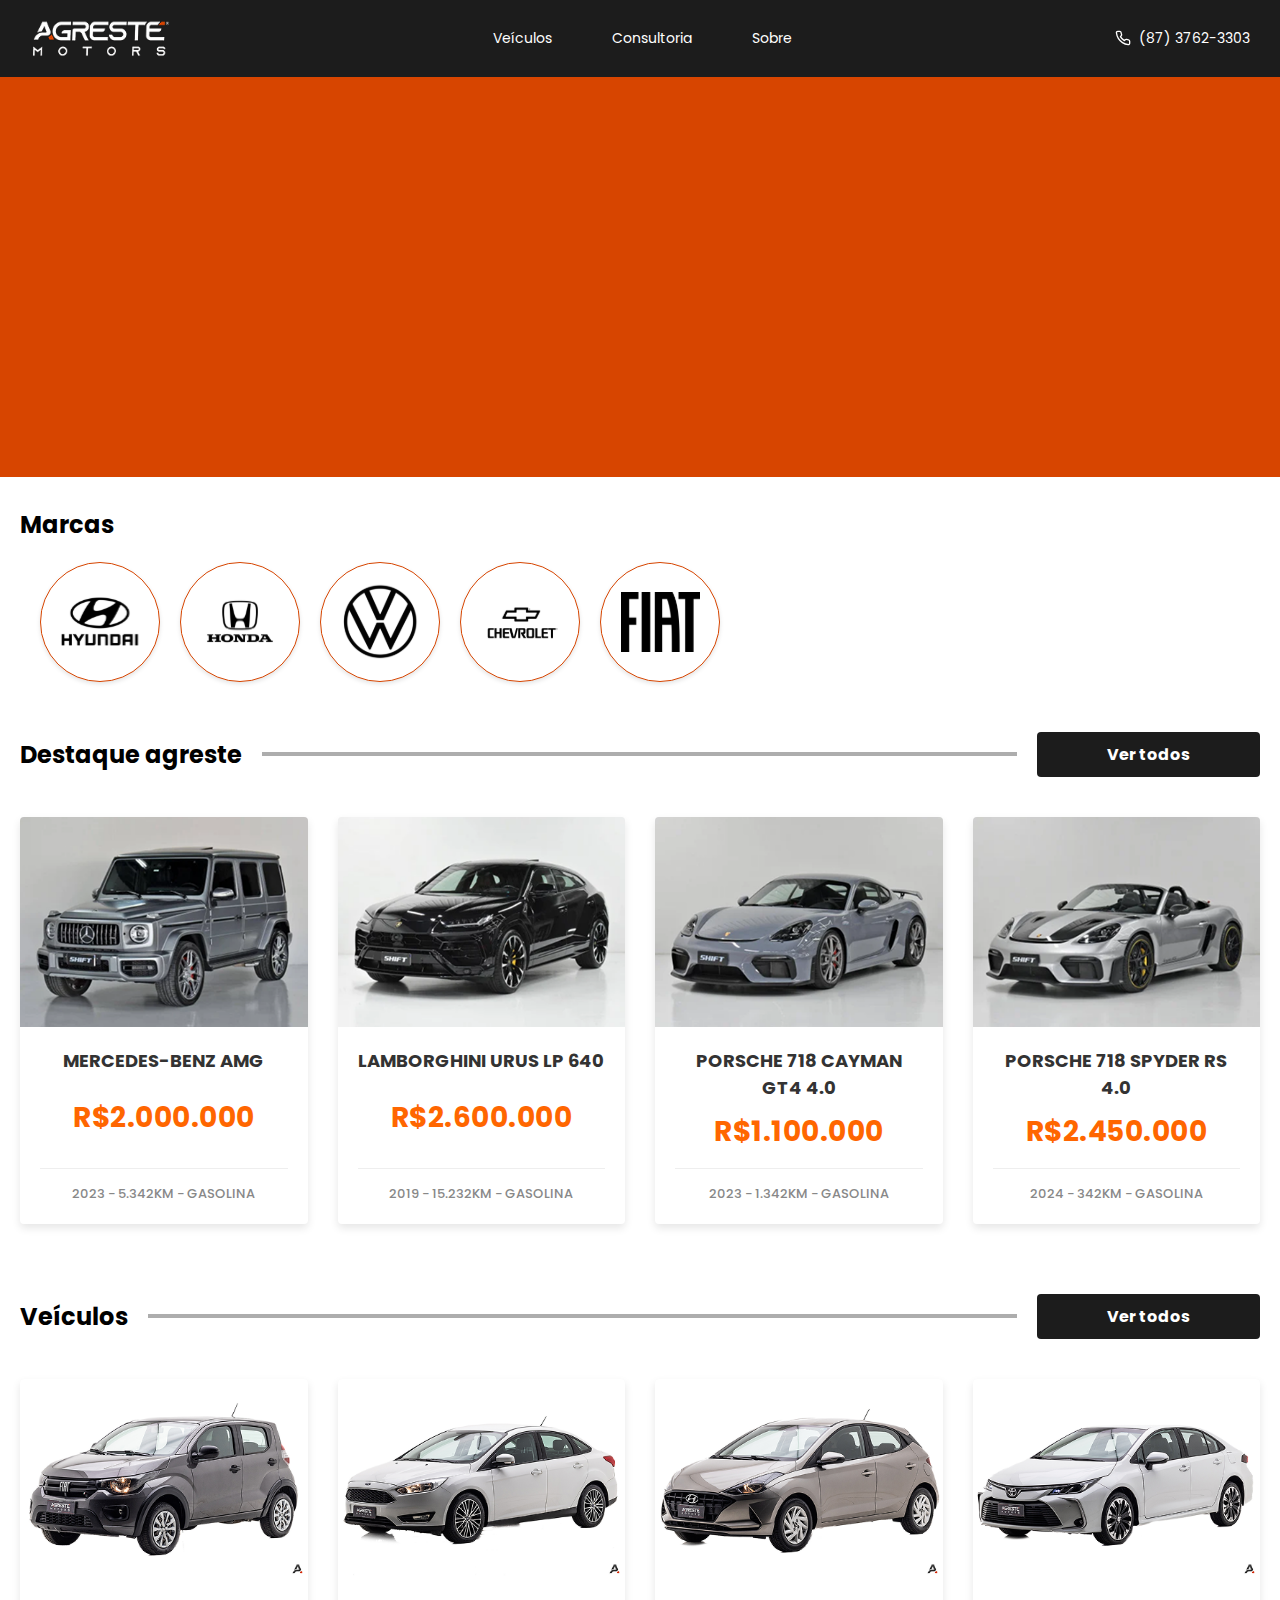
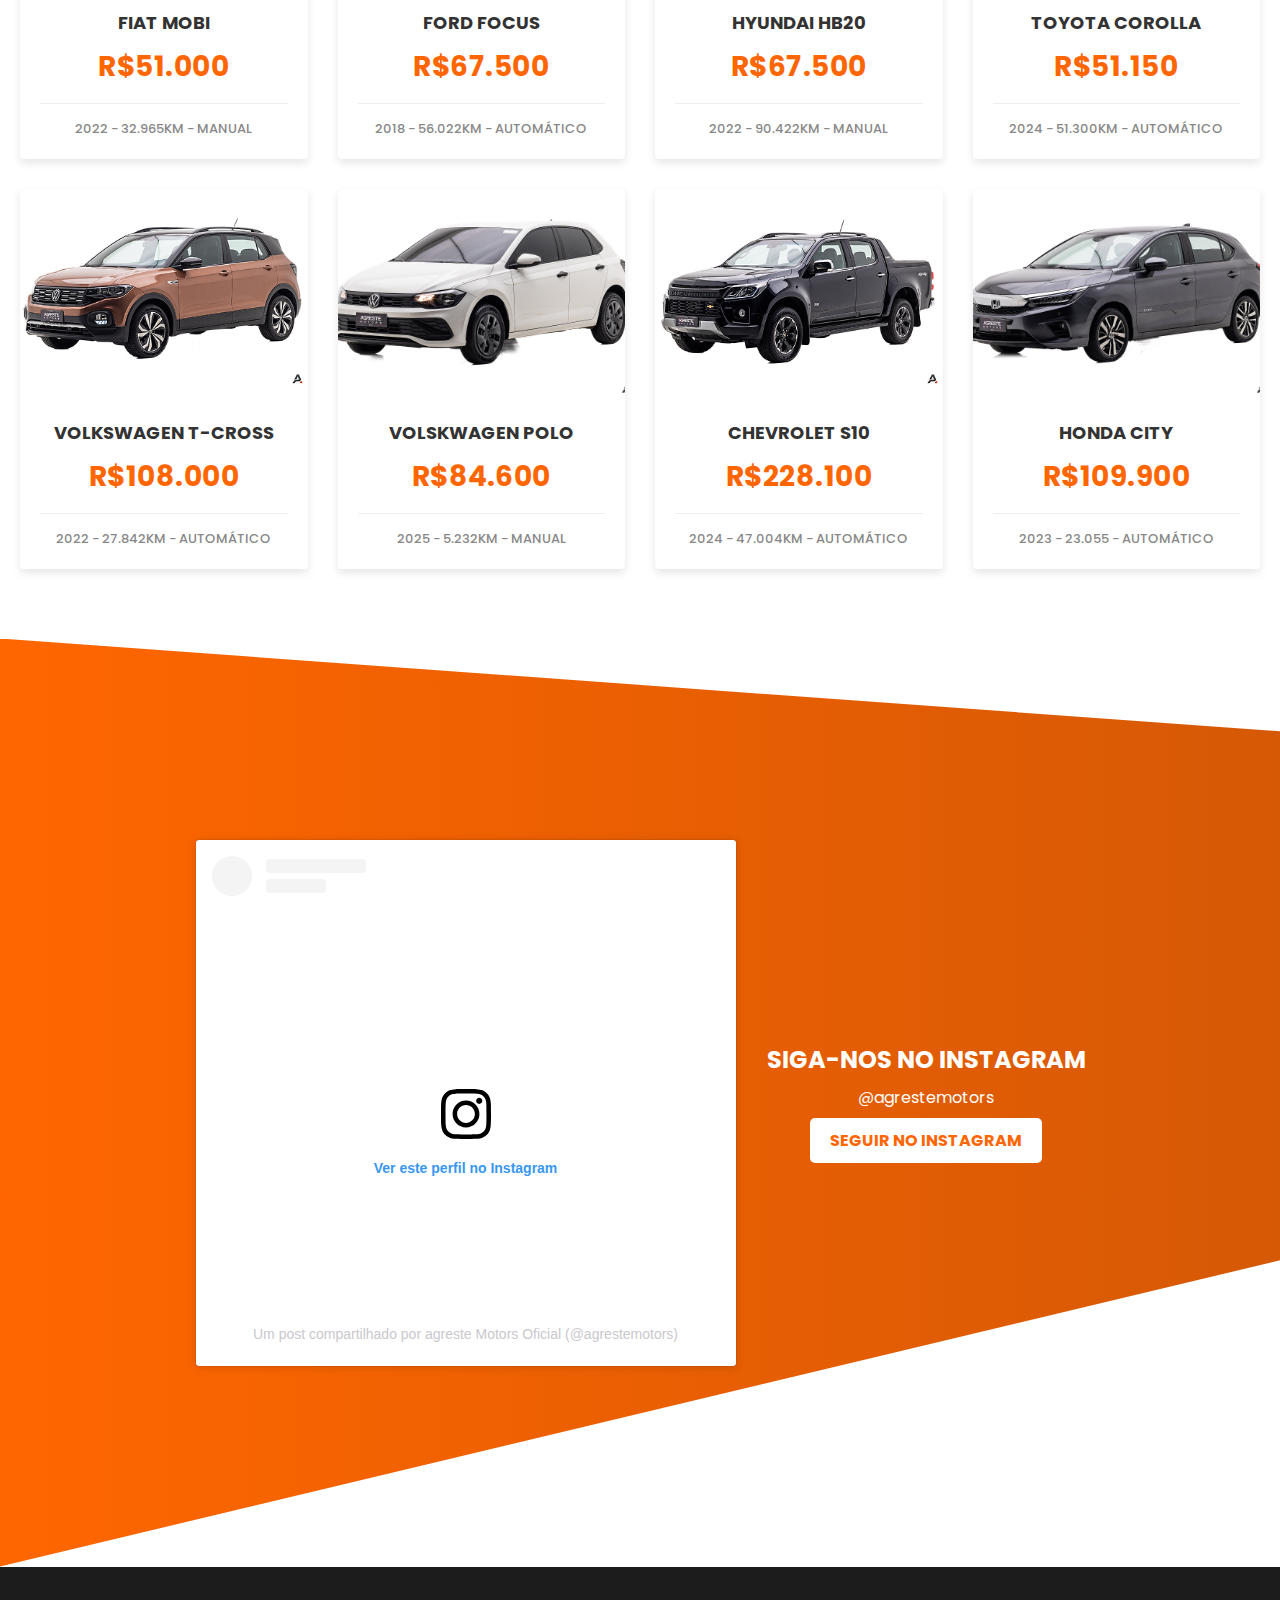
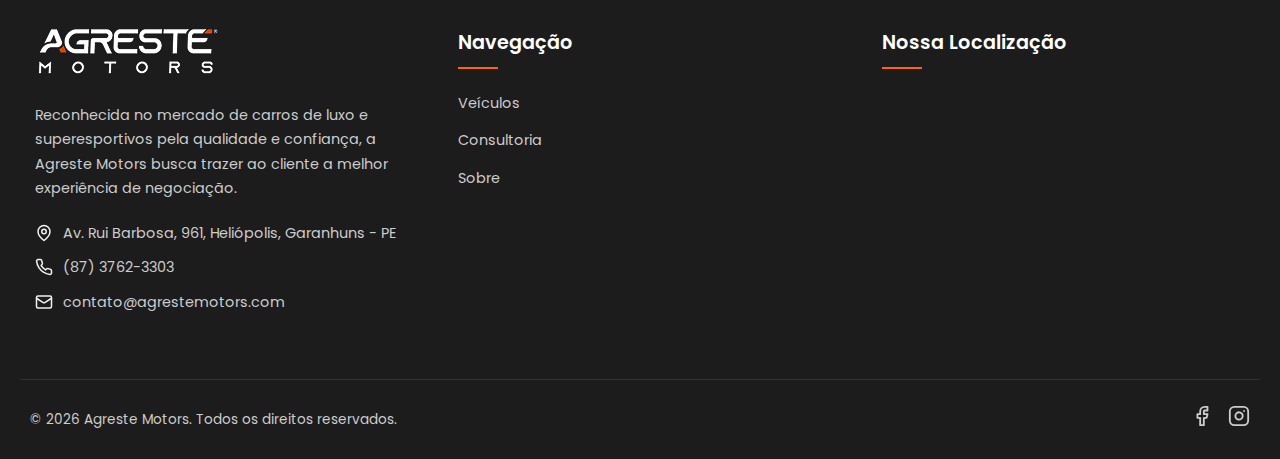
<file: index.html>
<!DOCTYPE html>
<html lang="pt-BR">

<head>
    <meta charset="UTF-8">
    <meta name="viewport" content="width=device-width, initial-scale=1.0">
    <title>Agreste Motors</title>
    <link rel="icon" href="./assets/icon_agreste_motors.ico" type="image/x-icon">
    <link rel="preconnect" href="https://fonts.googleapis.com">
    <link rel="preconnect" href="https://fonts.gstatic.com" crossorigin>
    <link
        href="https://fonts.googleapis.com/css2?family=Poppins:ital,wght@0,100;0,200;0,300;0,400;0,500;0,600;0,700;0,800;0,900;1,100;1,200;1,300;1,400;1,500;1,600;1,700;1,800;1,900&display=swap"
        rel="stylesheet">
    <link rel="stylesheet" href="./css/global.css">
    <link rel="stylesheet" href="./css/header.css">
    <link rel="stylesheet" href="./css/banner.css">
    <link rel="stylesheet" href="./css/vehicles_gallery.css">
    <link rel="stylesheet" href="./css/brands_gallery.css">
    <link rel="stylesheet" href="./css/instagram_section.css">
    <link rel="stylesheet" href="./css/footer.css">
</head>

<body>
    <header>
        <div class="container">
            <img src="./assets/logo_agreste_branca.png" alt="Logo branca Agreste Motors">

            <btn class="hamburger-menu">
                <svg xmlns="http://www.w3.org/2000/svg" width="24" height="24" viewBox="0 0 24 24" fill="none"
                    stroke="currentColor" stroke-width="2" stroke-linecap="round" stroke-linejoin="round"
                    class="lucide lucide-align-justify-icon lucide-align-justify">
                    <path d="M3 12h18" />
                    <path d="M3 18h18" />
                    <path d="M3 6h18" />
                </svg>
            </btn>

            <nav class="sidebar">
                <ul>
                    <li><a href="#veiculos">Veículos</a></li>
                    <li><a href="#contato">Consultoria</a></li>
                    <li><a href="#sobre">Sobre</a></li>
                </ul>
                <div class="sidebar-phone">
                    <svg xmlns="http://www.w3.org/2000/svg" width="16" height="16" viewBox="0 0 24 24" fill="none"
                        stroke="currentColor" stroke-width="2" stroke-linecap="round" stroke-linejoin="round"
                        class="lucide lucide-phone">
                        <path
                            d="M22 16.92v3a2 2 0 0 1-2.18 2 19.79 19.79 0 0 1-8.63-3.07 19.5 19.5 0 0 1-6-6 19.79 19.79 0 0 1-3.07-8.67A2 2 0 0 1 4.11 2h3a2 2 0 0 1 2 1.72 12.84 12.84 0 0 0 .7 2.81 2 2 0 0 1-.45 2.11L8.09 9.91a16 16 0 0 0 6 6l1.27-1.27a2 2 0 0 1 2.11-.45 12.84 12.84 0 0 0 2.81.7A2 2 0 0 1 22 16.92z" />
                    </svg>
                    <a href="tel:+558737623303">
                        (87) 3762-3303
                    </a>
                </div>
            </nav>

            <nav class="desktop-nav">
                <ul>
                    <li><a href="#veiculos">Veículos</a></li>
                    <li><a href="#contato">Consultoria</a></li>
                    <li><a href="#sobre">Sobre</a></li>
                </ul>
            </nav>
            <div class="desktop-phone">
                <svg xmlns="http://www.w3.org/2000/svg" width="16" height="16" viewBox="0 0 24 24" fill="none"
                    stroke="currentColor" stroke-width="2" stroke-linecap="round" stroke-linejoin="round"
                    class="lucide lucide-phone">
                    <path
                        d="M22 16.92v3a2 2 0 0 1-2.18 2 19.79 19.79 0 0 1-8.63-3.07 19.5 19.5 0 0 1-6-6 19.79 19.79 0 0 1-3.07-8.67A2 2 0 0 1 4.11 2h3a2 2 0 0 1 2 1.72 12.84 12.84 0 0 0 .7 2.81 2 2 0 0 1-.45 2.11L8.09 9.91a16 16 0 0 0 6 6l1.27-1.27a2 2 0 0 1 2.11-.45 12.84 12.84 0 0 0 2.81.7A2 2 0 0 1 22 16.92z" />
                </svg>
                <a href="tel:+558737623303">
                    (87) 3762-3303
                </a>
            </div>
        </div>
    </header>
    <main>
        <section id="banner" class="banner-section">
            <div class="container">

            </div>
        </section>
        <section id="brands" class="brands-section">
            <div class="container">
                <div class="title-section">
                    <h2>Marcas</h2>
                </div>
                <div class="logo-gallery">
                    <div class="logo-item">
                        <img src="assets/brands/logo-hyundai.svg" alt="Logo Hyundai">
                    </div>
                    <div class="logo-item">
                        <img src="assets/brands/logo-honda.svg" alt="Logo Honda">
                    </div>
                    <div class="logo-item">
                        <img src="assets/brands/logo-volkswagen.svg" alt="Logo Volkswagen">
                    </div>
                    <div class="logo-item">
                        <img src="assets/brands/logo-chevrolet.svg" alt="Logo Chevrolet">
                    </div>
                    <div class="logo-item">
                        <img src="assets/brands/logo-fiat.svg" alt="Logo Fiat">
                    </div>
                </div>
            </div>
        </section>
        <section id="veiculos-destaque" class="veiculos-section">
            <div class="container">
                <div class="title-section">
                    <h2>Destaque agreste</h2>
                    <hr>
                    <a href="#" class="btn">
                        <p>Ver todos</p>
                    </a>
                </div>
                <div class="cars-gallery-container">

                    <div class="car-card">
                        <div class="car-card-image">
                            <img src="assets/vehicles/mercedes_amg.png" alt="Mercedes-Benz AMG">
                        </div>
                        <div class="car-card-details">
                            <h3>MERCEDES-BENZ AMG</h3>
                            <p class="price">R$<span>2.000.000</span></p>
                            <p class="specs">2023 - 5.342KM - GASOLINA</p>
                        </div>
                    </div>

                    <div class="car-card">
                        <div class="car-card-image">
                            <img src="assets/vehicles/lamborghini_urus.png" alt="Lamborghini Urus LP 640">
                        </div>
                        <div class="car-card-details">
                            <h3>LAMBORGHINI URUS LP 640</h3>
                            <p class="price">R$<span>2.600.000</span></p>
                            <p class="specs">2019 - 15.232KM - GASOLINA</p>
                        </div>
                    </div>

                    <div class="car-card">
                        <div class="car-card-image">
                            <img src="assets/vehicles/porsche_718.png" alt="Porsche 718 Cayman GT4 4.0">
                        </div>
                        <div class="car-card-details">
                            <h3>PORSCHE 718 CAYMAN GT4 4.0</h3>
                            <p class="price">R$<span>1.100.000</span></p>
                            <p class="specs">2023 - 1.342KM - GASOLINA</p>
                        </div>
                    </div>

                    <div class="car-card">
                        <div class="car-card-image">
                            <img src="assets/vehicles/porsche_spider.png" alt="Porsche 718 Cayman GT4 4.0">
                        </div>
                        <div class="car-card-details">
                            <h3>PORSCHE 718 SPYDER RS 4.0</h3>
                            <p class="price">R$<span>2.450.000</span></p>
                            <p class="specs">2024 - 342KM - GASOLINA</p>
                        </div>
                    </div>

                </div>
            </div>
        </section>
        <section id="veiculos" class="veiculos-section">
            <div class="container">
                <div class="title-section">
                    <h2>Veículos</h2>
                    <hr>
                    <a href="#" class="btn">
                        <p>Ver todos</p>
                    </a>
                </div>
                <div class="cars-gallery-container">

                    <div class="car-card">
                        <div class="car-card-image">
                            <img src="assets/vehicles/fiat_mobi.png" alt="Mercedes-Benz AMG">
                        </div>
                        <div class="car-card-details">
                            <h3>FIAT MOBI</h3>
                            <p class="price">R$<span>51.000</span></p>
                            <p class="specs">2022 - 32.965KM - MANUAL</p>
                        </div>
                    </div>

                    <div class="car-card">
                        <div class="car-card-image">
                            <img src="assets/vehicles/ford_focus.png" alt="Lamborghini Urus LP 640">
                        </div>
                        <div class="car-card-details">
                            <h3>FORD FOCUS</h3>
                            <p class="price">R$<span>67.500</span></p>
                            <p class="specs">2018 - 56.022KM - AUTOMÁTICO</p>
                        </div>
                    </div>

                    <div class="car-card">
                        <div class="car-card-image">
                            <img src="assets/vehicles/hyundai_hb20.png" alt="Porsche 718 Cayman GT4 4.0">
                        </div>
                        <div class="car-card-details">
                            <h3>HYUNDAI HB20</h3>
                            <p class="price">R$<span>67.500</span></p>
                            <p class="specs">2022 - 90.422KM - MANUAL</p>
                        </div>
                    </div>

                    <div class="car-card">
                        <div class="car-card-image">
                            <img src="assets/vehicles/toyota_corolla.png" alt="Porsche 718 Cayman GT4 4.0">
                        </div>
                        <div class="car-card-details">
                            <h3>TOYOTA COROLLA</h3>
                            <p class="price">R$<span>51.150</span></p>
                            <p class="specs">2024 - 51.300KM - AUTOMÁTICO</p>
                        </div>
                    </div>
                    <div class="car-card">
                        <div class="car-card-image">
                            <img src="assets/vehicles/volkswagen_tcross.png" alt="Mercedes-Benz AMG">
                        </div>
                        <div class="car-card-details">
                            <h3>Volkswagen t-cross</h3>
                            <p class="price">R$<span>108.000</span></p>
                            <p class="specs">2022 - 27.842KM - AUTOMÁTICO</p>
                        </div>
                    </div>

                    <div class="car-card">
                        <div class="car-card-image">
                            <img src="assets/vehicles/volkswagen_polo.png" alt="Lamborghini Urus LP 640">
                        </div>
                        <div class="car-card-details">
                            <h3>VOLSKWAGEN POLO</h3>
                            <p class="price">R$<span>84.600</span></p>
                            <p class="specs">2025 - 5.232KM - MANUAL</p>
                        </div>
                    </div>

                    <div class="car-card">
                        <div class="car-card-image">
                            <img src="assets/vehicles/chevrolet_s10.png" alt="Porsche 718 Cayman GT4 4.0">
                        </div>
                        <div class="car-card-details">
                            <h3>Chevrolet S10</h3>
                            <p class="price">R$<span>228.100</span></p>
                            <p class="specs">2024 - 47.004KM - AUTOMÁTICO</p>
                        </div>
                    </div>

                    <div class="car-card">
                        <div class="car-card-image">
                            <img src="assets/vehicles/honda_city.png" alt="Porsche 718 Cayman GT4 4.0">
                        </div>
                        <div class="car-card-details">
                            <h3>HONDA CITY</h3>
                            <p class="price">R$<span>109.900</span></p>
                            <p class="specs">2023 - 23.055 - AUTOMÁTICO</p>
                        </div>
                    </div>

                </div>
            </div>
        </section>
        <section class="instagram-section">
            <div class="container">
                <div class="instagram-wrapper">
                    <blockquote class="instagram-media"
                        data-instgrm-permalink="https://www.instagram.com/agrestemotors/" data-instgrm-version="14"
                        style=" background:#FFF; border:0; border-radius:3px; box-shadow:0 0 1px 0 rgba(0,0,0,0.5),0 1px 10px 0 rgba(0,0,0,0.15); margin: 1px; max-width:540px; min-width:326px; padding:0; width:99.375%; width:-webkit-calc(100% - 2px); width:calc(100% - 2px);">
                        <div style="padding:16px;">
                            <a href="https://www.instagram.com/agrestemotors/"
                                style=" background:#FFFFFF; line-height:0; padding:0 0; text-align:center; text-decoration:none; width:100%;"
                                target="_blank">
                                <div style=" display: flex; flex-direction: row; align-items: center;">
                                    <div
                                        style="background-color: #F4F4F4; border-radius: 50%; flex-grow: 0; height: 40px; margin-right: 14px; width: 40px;">
                                    </div>
                                    <div
                                        style="display: flex; flex-direction: column; flex-grow: 1; justify-content: center;">
                                        <div
                                            style=" background-color: #F4F4F4; border-radius: 4px; flex-grow: 0; height: 14px; margin-bottom: 6px; width: 100px;">
                                        </div>
                                        <div
                                            style=" background-color: #F4F4F4; border-radius: 4px; flex-grow: 0; height: 14px; width: 60px;">
                                        </div>
                                    </div>
                                </div>
                                <div style="padding: 19% 0;"></div>
                                <div style="display:block; height:50px; margin:0 auto 12px; width:50px;">
                                    <svg width="50px" height="50px" viewBox="0 0 60 60" version="1.1"
                                        xmlns="https://www.w3.org/2000/svg" xmlns:xlink="https://www.w3.org/1999/xlink">
                                        <g stroke="none" stroke-width="1" fill="none" fill-rule="evenodd">
                                            <g transform="translate(-511.000000, -20.000000)" fill="#000000">
                                                <g>
                                                    <path
                                                        d="M556.869,30.41 C554.814,30.41 553.148,32.076 553.148,34.131 C553.148,36.186 554.814,37.852 556.869,37.852 C558.924,37.852 560.59,36.186 560.59,34.131 C560.59,32.076 558.924,30.41 556.869,30.41 M541,60.657 C535.114,60.657 530.342,55.887 530.342,50 C530.342,44.114 535.114,39.342 541,39.342 C546.887,39.342 551.658,44.114 551.658,50 C551.658,55.887 546.887,60.657 541,60.657 M541,33.886 C532.1,33.886 524.886,41.1 524.886,50 C524.886,58.899 532.1,66.113 541,66.113 C549.9,66.113 557.115,58.899 557.115,50 C557.115,41.1 549.9,33.886 541,33.886 M565.378,62.101 C565.244,65.022 564.756,66.606 564.346,67.663 C563.803,69.06 563.154,70.057 562.106,71.106 C561.058,72.155 560.06,72.803 558.662,73.347 C557.607,73.757 556.021,74.244 553.102,74.378 C549.944,74.521 548.997,74.552 541,74.552 C533.003,74.552 532.056,74.521 528.898,74.378 C525.979,74.244 524.393,73.757 523.338,73.347 C521.94,72.803 520.942,72.155 519.894,71.106 C518.846,70.057 518.197,69.06 517.654,67.663 C517.244,66.606 516.755,65.022 516.623,62.101 C516.479,58.943 516.448,57.996 516.448,50 C516.448,42.003 516.479,41.056 516.623,37.899 C516.755,34.978 517.244,33.391 517.654,32.338 C518.197,30.938 518.846,29.942 519.894,28.894 C520.942,27.846 521.94,27.196 523.338,26.654 C524.393,26.244 525.979,25.756 528.898,25.623 C532.057,25.479 533.004,25.448 541,25.448 C548.997,25.448 549.943,25.479 553.102,25.623 C556.021,25.756 557.607,26.244 558.662,26.654 C560.06,27.196 561.058,27.846 562.106,28.894 C563.154,29.942 563.803,30.938 564.346,32.338 C564.756,33.391 565.244,34.978 565.378,37.899 C565.522,41.056 565.552,42.003 565.552,50 C565.552,57.996 565.522,58.943 565.378,62.101 M570.82,37.631 C570.674,34.438 570.167,32.258 569.425,30.349 C568.659,28.377 567.633,26.702 565.965,25.035 C564.297,23.368 562.623,22.342 560.652,21.575 C558.743,20.834 556.562,20.326 553.369,20.18 C550.169,20.033 549.148,20 541,20 C532.853,20 531.831,20.033 528.631,20.18 C525.438,20.326 523.257,20.834 521.349,21.575 C519.376,22.342 517.703,23.368 516.035,25.035 C514.368,26.702 513.342,28.377 512.574,30.349 C511.834,32.258 511.326,34.438 511.181,37.631 C511.035,40.831 511,41.851 511,50 C511,58.147 511.035,59.17 511.181,62.369 C511.326,65.562 511.834,67.743 512.574,69.651 C513.342,71.625 514.368,73.296 516.035,74.965 C517.703,76.634 519.376,77.658 521.349,78.425 C523.257,79.167 525.438,79.673 528.631,79.82 C531.831,79.965 532.853,80.001 541,80.001 C549.148,80.001 550.169,79.965 553.369,79.82 C556.562,79.673 558.743,79.167 560.652,78.425 C562.623,77.658 564.297,76.634 565.965,74.965 C567.633,73.296 568.659,71.625 569.425,69.651 C570.167,67.743 570.674,65.562 570.82,62.369 C570.966,59.17 571,58.147 571,50 C571,41.851 570.966,40.831 570.82,37.631">
                                                    </path>
                                                </g>
                                            </g>
                                        </g>
                                    </svg>
                                </div>
                                <div style="padding-top: 8px;">
                                    <div
                                        style=" color:#3897f0; font-family:Arial,sans-serif; font-size:14px; font-style:normal; font-weight:550; line-height:18px;">
                                        Ver este perfil no Instagram</div>
                                </div>
                                <div style="padding: 12.5% 0;"></div>
                                <div
                                    style="display: flex; flex-direction: row; margin-bottom: 14px; align-items: center;">
                                    <div></div>
                                </div>
                                <p
                                    style=" color:#c9c8cd; font-family:Arial,sans-serif; font-size:14px; line-height:17px; margin-bottom:0; margin-top:8px; overflow:hidden; padding:8px 0 7px; text-align:center; text-overflow:ellipsis; white-space:nowrap;">
                                    <a href="https://www.instagram.com/agrestemotors/"
                                        style=" color:#c9c8cd; font-family:Arial,sans-serif; font-size:14px; font-style:normal; font-weight:normal; line-height:17px; text-decoration:none;"
                                        target="_blank">Um post compartilhado por agreste Motors Oficial
                                        (@agrestemotors)</a>
                                </p>
                        </div>
                        </a>
                    </blockquote>
                    <div class="call-to-action">
                        <h2 class="cta-title">SIGA-NOS NO INSTAGRAM</h2>
                        <p class="cta-username">@agrestemotors</p>
                        <a href="https://www.instagram.com/agrestemotors/" target="_blank" class="cta-button">
                            SEGUIR NO INSTAGRAM
                        </a>
                    </div>
                </div>
            </div>
        </section>
    </main>

    <footer>
        <div class="container">
            <div class="footer-content">
                <div class="footer-column footer-about">
                    <img src="./assets/logo_agreste_branca.png" alt="Logo Agreste Motors" class="footer-logo">
                    <p>Reconhecida no mercado de carros de luxo e superesportivos pela qualidade e confiança, a Agreste
                        Motors busca trazer ao cliente a melhor experiência de negociação.</p>
                    <div class="contact-info">
                        <p>
                            <svg xmlns="http://www.w3.org/2000/svg" width="16" height="16" viewBox="0 0 24 24"
                                fill="none" stroke="currentColor" stroke-width="2" stroke-linecap="round"
                                stroke-linejoin="round" class="lucide lucide-map-pin">
                                <path d="M20 10c0 6-8 12-8 12s-8-6-8-12a8 8 0 0 1 16 0Z" />
                                <circle cx="12" cy="10" r="3" />
                            </svg>
                            Av. Rui Barbosa, 961, Heliópolis, Garanhuns - PE
                        </p>
                        <p>
                            <svg xmlns="http://www.w3.org/2000/svg" width="16" height="16" viewBox="0 0 24 24"
                                fill="none" stroke="currentColor" stroke-width="2" stroke-linecap="round"
                                stroke-linejoin="round" class="lucide lucide-phone">
                                <path
                                    d="M22 16.92v3a2 2 0 0 1-2.18 2 19.79 19.79 0 0 1-8.63-3.07 19.5 19.5 0 0 1-6-6 19.79 19.79 0 0 1-3.07-8.67A2 2 0 0 1 4.11 2h3a2 2 0 0 1 2 1.72 12.84 12.84 0 0 0 .7 2.81 2 2 0 0 1-.45 2.11L8.09 9.91a16 16 0 0 0 6 6l1.27-1.27a2 2 0 0 1 2.11-.45 12.84 12.84 0 0 0 2.81.7A2 2 0 0 1 22 16.92z" />
                            </svg>
                            (87) 3762-3303
                        </p>
                        <p>
                            <svg xmlns="http://www.w3.org/2000/svg" width="16" height="16" viewBox="0 0 24 24"
                                fill="none" stroke="currentColor" stroke-width="2" stroke-linecap="round"
                                stroke-linejoin="round" class="lucide lucide-mail">
                                <rect width="20" height="16" x="2" y="4" rx="2" />
                                <path d="m22 7-8.97 5.7a1.94 1.94 0 0 1-2.06 0L2 7" />
                            </svg>
                            contato@agrestemotors.com
                        </p>
                    </div>
                </div>
                <div class="footer-column footer-links">
                    <h4>Navegação</h4>
                    <ul>
                        <li><a href="#veiculos">Veículos</a></li>
                        <li><a href="#contato">Consultoria</a></li>
                        <li><a href="#sobre">Sobre</a></li>
                    </ul>
                </div>
                <div class="footer-column footer-map">
                    <h4>Nossa Localização</h4>
                    <div class="map-container">
                        <iframe
                            src="https://www.google.com/maps/embed?pb=!1m18!1m12!1m3!1d1970.983208645259!2d-36.4791528596368!3d-8.882714307293949!2m3!1f0!2f0!3f0!3m2!1i1024!2i768!4f13.1!3m3!1m2!1s0x7070d209c44b347%3A0x60e22fe8f42178ce!2sAv.%20Rui%20Barbosa%2C%20961%20-%20Heli%C3%B3polis%2C%20Garanhuns%20-%20PE%2C%2055295-530!5e0!3m2!1sen!2sbr!4v1748147592364!5m2!1sen!2sbr"
                            width="100%" height="250" style="border:0; border-radius: 4px;" allowfullscreen=""
                            loading="lazy" referrerpolicy="no-referrer-when-downgrade"></iframe>
                    </div>
                </div>
            </div>
            <div class="footer-bottom">
                <p>&copy; <span id="currentYear"></span> Agreste Motors. Todos os direitos reservados.</p>
                <div class="social-icons">
                    <a href="https://www.facebook.com/agrestemotors" target="_blank" aria-label="Facebook">
                        <svg xmlns="http://www.w3.org/2000/svg" width="20" height="20" viewBox="0 0 24 24" fill="none"
                            stroke="currentColor" stroke-width="2" stroke-linecap="round" stroke-linejoin="round"
                            class="lucide lucide-facebook">
                            <path d="M18 2h-3a5 5 0 0 0-5 5v3H7v4h3v8h4v-8h3l1-4h-4V7a1 1 0 0 1 1-1h3z" />
                        </svg>
                    </a>
                    <a href="https://www.instagram.com/agrestemotors/" target="_blank" aria-label="Instagram">
                        <svg xmlns="http://www.w3.org/2000/svg" width="20" height="20" viewBox="0 0 24 24" fill="none"
                            stroke="currentColor" stroke-width="2" stroke-linecap="round" stroke-linejoin="round"
                            class="lucide lucide-instagram">
                            <rect width="20" height="20" x="2" y="2" rx="5" ry="5" />
                            <path d="M16 11.37A4 4 0 1 1 12.63 8 4 4 0 0 1 16 11.37z" />
                            <line x1="17.5" x2="17.51" y1="6.5" y2="6.5" />
                        </svg>
                    </a>
                </div>
            </div>
        </div>
    </footer>

    <script>
        document.getElementById('currentYear').textContent = new Date().getFullYear();
    </script>
    <script async src="https://www.instagram.com/embed.js"></script>
    <script src="./js/header.js"></script>
</body>

</html>
</file>
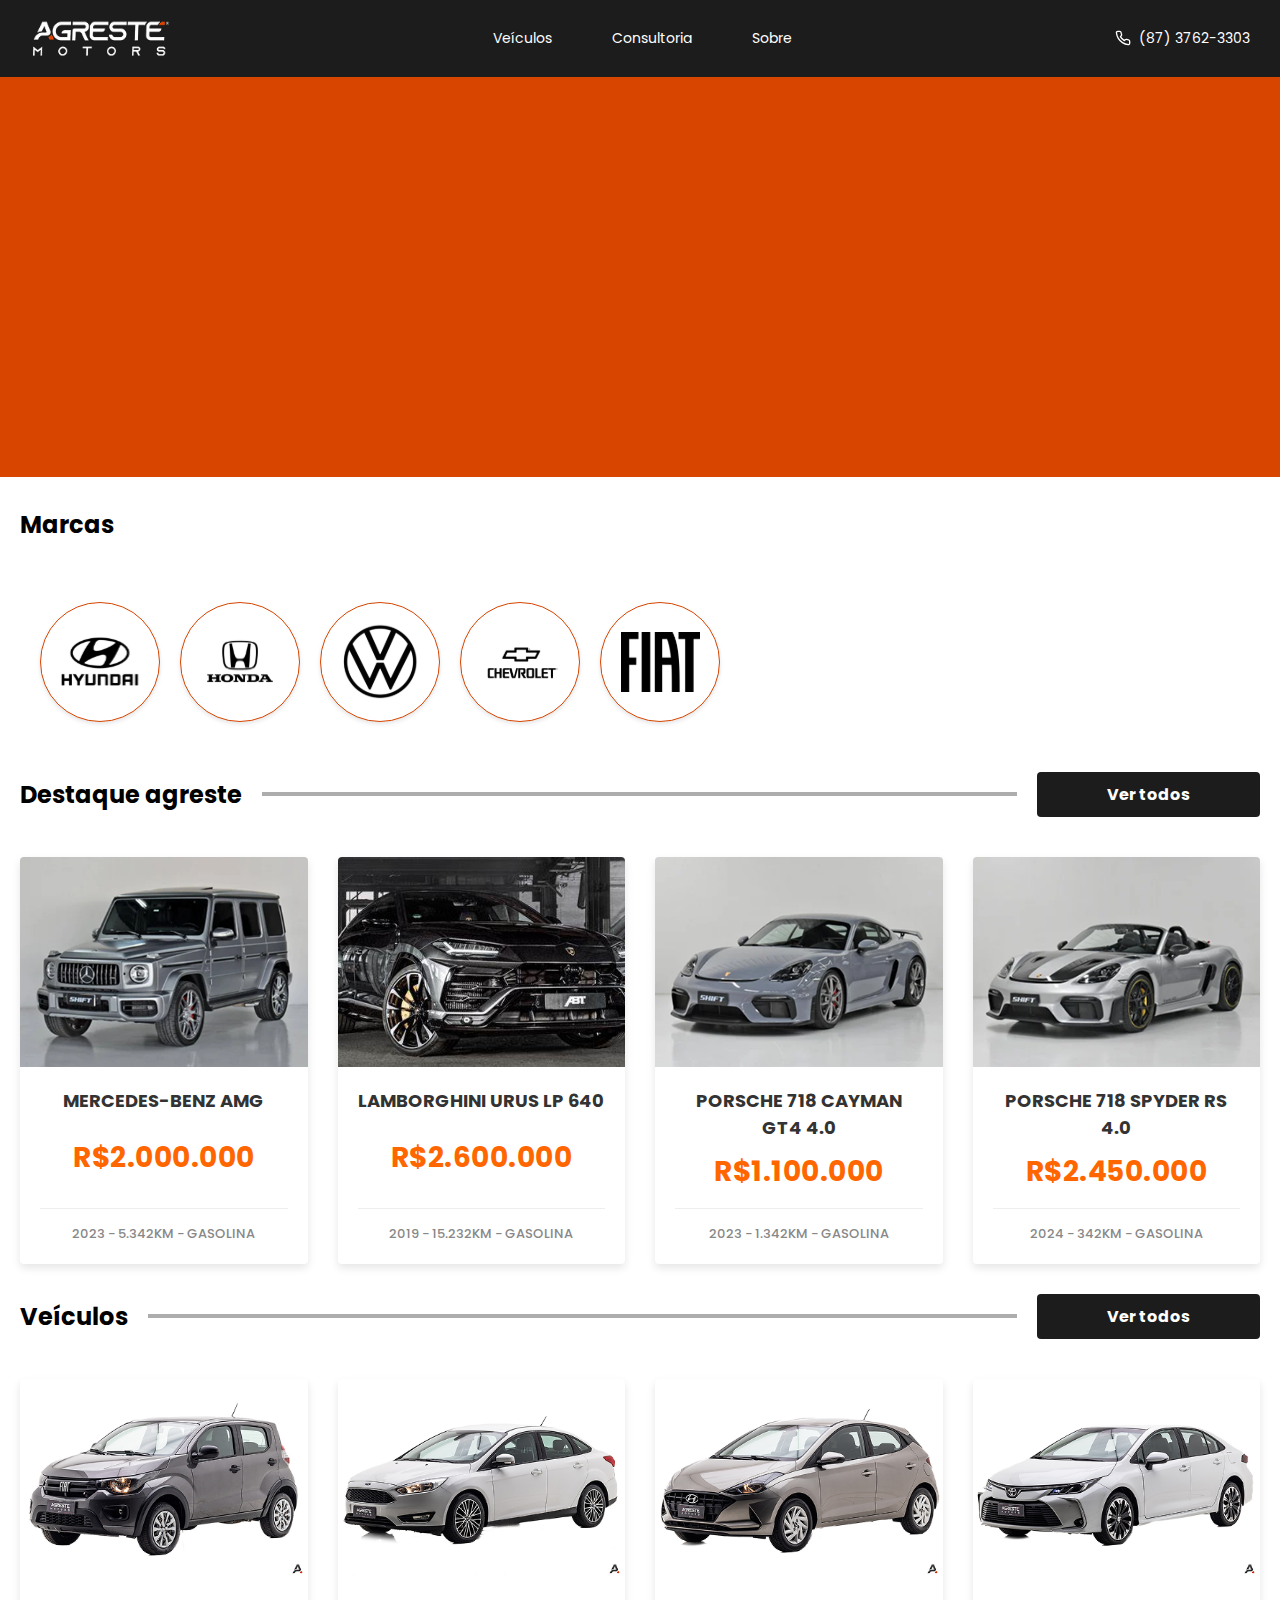
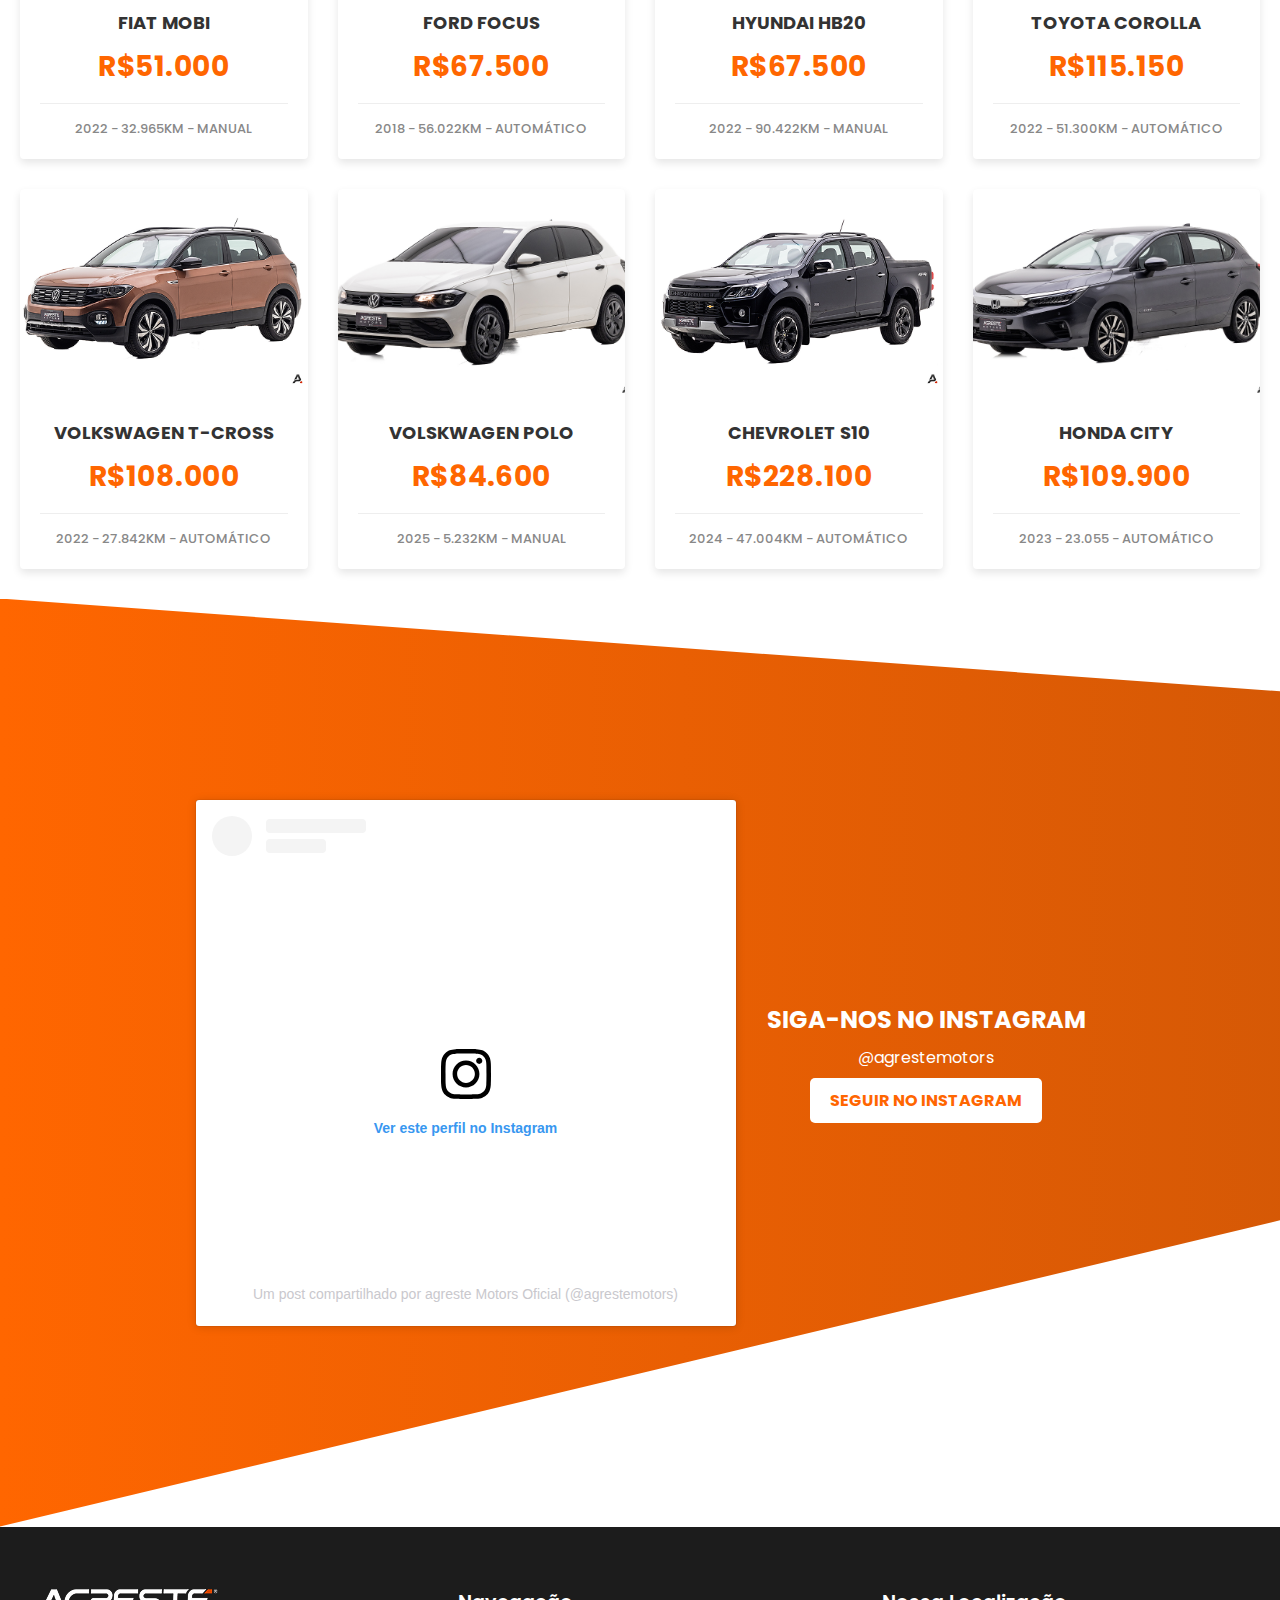
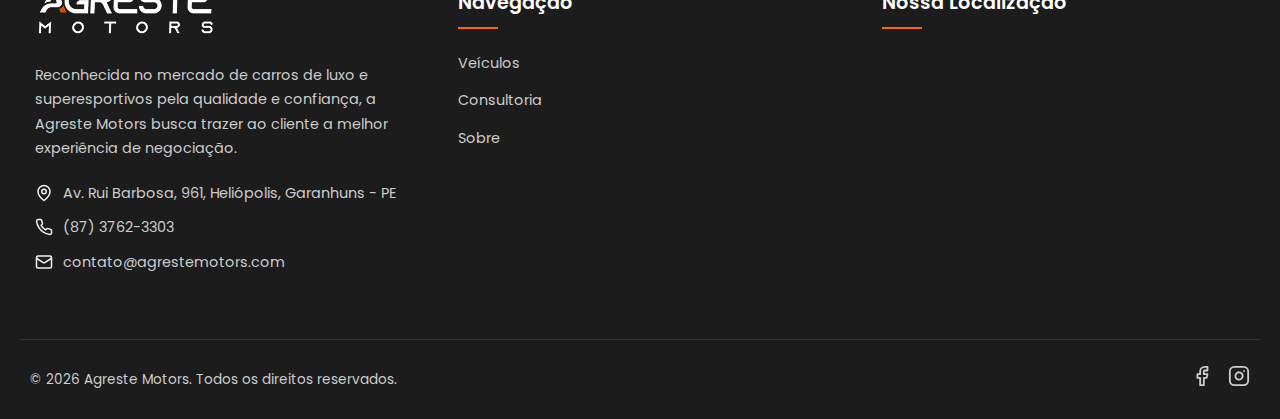
<file: public/index.html>
<!DOCTYPE html>
<html lang="pt-BR">

<head>
    <meta charset="UTF-8">
    <meta name="viewport" content="width=device-width, initial-scale=1.0">
    <title>Agreste Motors</title>
    <link rel="icon" href="./assets/icon_agreste_motors.ico" type="image/x-icon">
    <link rel="preconnect" href="https://fonts.googleapis.com">
    <link rel="preconnect" href="https://fonts.gstatic.com" crossorigin>
    <link
        href="https://fonts.googleapis.com/css2?family=Poppins:ital,wght@0,100;0,200;0,300;0,400;0,500;0,600;0,700;0,800;0,900;1,100;1,200;1,300;1,400;1,500;1,600;1,700;1,800;1,900&display=swap"
        rel="stylesheet">
    <link rel="stylesheet" href="./css/global.css">
    <link rel="stylesheet" href="./css/header.css">
    <link rel="stylesheet" href="./css/banner.css">
    <link rel="stylesheet" href="./css/vehicles_gallery.css">
    <link rel="stylesheet" href="./css/brands_gallery.css">
    <link rel="stylesheet" href="./css/instagram_section.css">
    <link rel="stylesheet" href="./css/footer.css">
</head>

<body>
    <header id="header">
    </header>
    <main>
        <section id="banner" class="banner-section">
            <div class="container">

            </div>
        </section>
        <section id="brands" class="brands-section">
            <div class="container">
                <div class="title-section">
                    <h2>Marcas</h2>
                </div>
                <div class="logo-gallery">
                    <div class="logo-item">
                        <img src="assets/brands/logo-hyundai.svg" alt="Logo Hyundai">
                    </div>
                    <div class="logo-item">
                        <img src="assets/brands/logo-honda.svg" alt="Logo Honda">
                    </div>
                    <div class="logo-item">
                        <img src="assets/brands/logo-volkswagen.svg" alt="Logo Volkswagen">
                    </div>
                    <div class="logo-item">
                        <img src="assets/brands/logo-chevrolet.svg" alt="Logo Chevrolet">
                    </div>
                    <div class="logo-item">
                        <img src="assets/brands/logo-fiat.svg" alt="Logo Fiat">
                    </div>
                </div>
            </div>
        </section>
        <section id="veiculos-destaque" class="veiculos-section">
            <div class="container">
                <div class="title-section">
                    <h2>Destaque agreste</h2>
                    <hr>
                    <a href="#" class="btn">
                        <p>Ver todos</p>
                    </a>
                </div>
                <div class="cars-gallery-container">

                    <div class="car-card">
                        <div class="car-card-image">
                            <img src="assets/vehicles/mercedes_amg.png" alt="Mercedes-Benz AMG">
                        </div>
                        <div class="car-card-details">
                            <h3>MERCEDES-BENZ AMG</h3>
                            <p class="price">R$<span>2.000.000</span></p>
                            <p class="specs">2023 - 5.342KM - GASOLINA</p>
                        </div>
                    </div>

                    <div class="car-card">
                        <div class="car-card-image">
                            <img src="assets/vehicles/lamborghini_urus.png" alt="Lamborghini Urus LP 640">
                        </div>
                        <div class="car-card-details">
                            <h3>LAMBORGHINI URUS LP 640</h3>
                            <p class="price">R$<span>2.600.000</span></p>
                            <p class="specs">2019 - 15.232KM - GASOLINA</p>
                        </div>
                    </div>

                    <div class="car-card">
                        <div class="car-card-image">
                            <img src="assets/vehicles/porsche_718.png" alt="Porsche 718 Cayman GT4 4.0">
                        </div>
                        <div class="car-card-details">
                            <h3>PORSCHE 718 CAYMAN GT4 4.0</h3>
                            <p class="price">R$<span>1.100.000</span></p>
                            <p class="specs">2023 - 1.342KM - GASOLINA</p>
                        </div>
                    </div>

                    <div class="car-card">
                        <div class="car-card-image">
                            <img src="assets/vehicles/porsche_spider.png" alt="Porsche 718 Cayman GT4 4.0">
                        </div>
                        <div class="car-card-details">
                            <h3>PORSCHE 718 SPYDER RS 4.0</h3>
                            <p class="price">R$<span>2.450.000</span></p>
                            <p class="specs">2024 - 342KM - GASOLINA</p>
                        </div>
                    </div>

                </div>
            </div>
        </section>
        <section id="veiculos" class="veiculos-section">
            <div class="container">
                <div class="title-section">
                    <h2>Veículos</h2>
                    <hr>
                    <a href="#" class="btn">
                        <p>Ver todos</p>
                    </a>
                </div>
                <div class="cars-gallery-container">

                    <div class="car-card">
                        <div class="car-card-image">
                            <img src="assets/vehicles/fiat_mobi.png" alt="Fiat MOBI">
                        </div>
                        <div class="car-card-details">
                            <h3>FIAT MOBI</h3>
                            <p class="price">R$<span>51.000</span></p>
                            <p class="specs">2022 - 32.965KM - MANUAL</p>
                        </div>
                    </div>

                    <div class="car-card">
                        <div class="car-card-image">
                            <img src="assets/vehicles/ford_focus.png" alt="Ford Focus">
                        </div>
                        <div class="car-card-details">
                            <h3>FORD FOCUS</h3>
                            <p class="price">R$<span>67.500</span></p>
                            <p class="specs">2018 - 56.022KM - AUTOMÁTICO</p>
                        </div>
                    </div>

                    <div class="car-card">
                        <div class="car-card-image">
                            <img src="assets/vehicles/hyundai_hb20.png" alt="Hyundai HB20">
                        </div>
                        <div class="car-card-details">
                            <h3>HYUNDAI HB20</h3>
                            <p class="price">R$<span>67.500</span></p>
                            <p class="specs">2022 - 90.422KM - MANUAL</p>
                        </div>
                    </div>

                    <div class="car-card">
                        <div class="car-card-image">
                            <img src="assets/vehicles/toyota_corolla.png" alt="Toyota Corolla">
                        </div>
                        <div class="car-card-details">
                            <h3>TOYOTA COROLLA</h3>
                            <p class="price">R$<span>115.150</span></p>
                            <p class="specs">2022 - 51.300KM - AUTOMÁTICO</p>
                        </div>
                    </div>
                    <div class="car-card">
                        <div class="car-card-image">
                            <img src="assets/vehicles/volkswagen_tcross.png" alt="Volkswagen T-cross">
                        </div>
                        <div class="car-card-details">
                            <h3>Volkswagen t-cross</h3>
                            <p class="price">R$<span>108.000</span></p>
                            <p class="specs">2022 - 27.842KM - AUTOMÁTICO</p>
                        </div>
                    </div>

                    <div class="car-card">
                        <div class="car-card-image">
                            <img src="assets/vehicles/volkswagen_polo.png" alt="Volkswagen Polo">
                        </div>
                        <div class="car-card-details">
                            <h3>VOLSKWAGEN POLO</h3>
                            <p class="price">R$<span>84.600</span></p>
                            <p class="specs">2025 - 5.232KM - MANUAL</p>
                        </div>
                    </div>

                    <div class="car-card">
                        <div class="car-card-image">
                            <img src="assets/vehicles/chevrolet_s10.png" alt="Chevrolet S10">
                        </div>
                        <div class="car-card-details">
                            <h3>Chevrolet S10</h3>
                            <p class="price">R$<span>228.100</span></p>
                            <p class="specs">2024 - 47.004KM - AUTOMÁTICO</p>
                        </div>
                    </div>

                    <div class="car-card">
                        <div class="car-card-image">
                            <img src="assets/vehicles/honda_city.png" alt="Honda City">
                        </div>
                        <div class="car-card-details">
                            <h3>HONDA CITY</h3>
                            <p class="price">R$<span>109.900</span></p>
                            <p class="specs">2023 - 23.055 - AUTOMÁTICO</p>
                        </div>
                    </div>

                </div>
            </div>
        </section>
        <section class="instagram-section">
            <div class="container">
                <div class="instagram-wrapper">
                    <blockquote class="instagram-media"
                        data-instgrm-permalink="https://www.instagram.com/agrestemotors/" data-instgrm-version="14"
                        style=" background:#FFF; border:0; border-radius:3px; box-shadow:0 0 1px 0 rgba(0,0,0,0.5),0 1px 10px 0 rgba(0,0,0,0.15); margin: 1px; max-width:540px; min-width:326px; padding:0; width:99.375%; width:-webkit-calc(100% - 2px); width:calc(100% - 2px);">
                        <div style="padding:16px;">
                            <a href="https://www.instagram.com/agrestemotors/"
                                style=" background:#FFFFFF; line-height:0; padding:0 0; text-align:center; text-decoration:none; width:100%;"
                                target="_blank">
                                <div style=" display: flex; flex-direction: row; align-items: center;">
                                    <div
                                        style="background-color: #F4F4F4; border-radius: 50%; flex-grow: 0; height: 40px; margin-right: 14px; width: 40px;">
                                    </div>
                                    <div
                                        style="display: flex; flex-direction: column; flex-grow: 1; justify-content: center;">
                                        <div
                                            style=" background-color: #F4F4F4; border-radius: 4px; flex-grow: 0; height: 14px; margin-bottom: 6px; width: 100px;">
                                        </div>
                                        <div
                                            style=" background-color: #F4F4F4; border-radius: 4px; flex-grow: 0; height: 14px; width: 60px;">
                                        </div>
                                    </div>
                                </div>
                                <div style="padding: 19% 0;"></div>
                                <div style="display:block; height:50px; margin:0 auto 12px; width:50px;">
                                    <svg width="50px" height="50px" viewBox="0 0 60 60" version="1.1"
                                        xmlns="https://www.w3.org/2000/svg" xmlns:xlink="https://www.w3.org/1999/xlink">
                                        <g stroke="none" stroke-width="1" fill="none" fill-rule="evenodd">
                                            <g transform="translate(-511.000000, -20.000000)" fill="#000000">
                                                <g>
                                                    <path
                                                        d="M556.869,30.41 C554.814,30.41 553.148,32.076 553.148,34.131 C553.148,36.186 554.814,37.852 556.869,37.852 C558.924,37.852 560.59,36.186 560.59,34.131 C560.59,32.076 558.924,30.41 556.869,30.41 M541,60.657 C535.114,60.657 530.342,55.887 530.342,50 C530.342,44.114 535.114,39.342 541,39.342 C546.887,39.342 551.658,44.114 551.658,50 C551.658,55.887 546.887,60.657 541,60.657 M541,33.886 C532.1,33.886 524.886,41.1 524.886,50 C524.886,58.899 532.1,66.113 541,66.113 C549.9,66.113 557.115,58.899 557.115,50 C557.115,41.1 549.9,33.886 541,33.886 M565.378,62.101 C565.244,65.022 564.756,66.606 564.346,67.663 C563.803,69.06 563.154,70.057 562.106,71.106 C561.058,72.155 560.06,72.803 558.662,73.347 C557.607,73.757 556.021,74.244 553.102,74.378 C549.944,74.521 548.997,74.552 541,74.552 C533.003,74.552 532.056,74.521 528.898,74.378 C525.979,74.244 524.393,73.757 523.338,73.347 C521.94,72.803 520.942,72.155 519.894,71.106 C518.846,70.057 518.197,69.06 517.654,67.663 C517.244,66.606 516.755,65.022 516.623,62.101 C516.479,58.943 516.448,57.996 516.448,50 C516.448,42.003 516.479,41.056 516.623,37.899 C516.755,34.978 517.244,33.391 517.654,32.338 C518.197,30.938 518.846,29.942 519.894,28.894 C520.942,27.846 521.94,27.196 523.338,26.654 C524.393,26.244 525.979,25.756 528.898,25.623 C532.057,25.479 533.004,25.448 541,25.448 C548.997,25.448 549.943,25.479 553.102,25.623 C556.021,25.756 557.607,26.244 558.662,26.654 C560.06,27.196 561.058,27.846 562.106,28.894 C563.154,29.942 563.803,30.938 564.346,32.338 C564.756,33.391 565.244,34.978 565.378,37.899 C565.522,41.056 565.552,42.003 565.552,50 C565.552,57.996 565.522,58.943 565.378,62.101 M570.82,37.631 C570.674,34.438 570.167,32.258 569.425,30.349 C568.659,28.377 567.633,26.702 565.965,25.035 C564.297,23.368 562.623,22.342 560.652,21.575 C558.743,20.834 556.562,20.326 553.369,20.18 C550.169,20.033 549.148,20 541,20 C532.853,20 531.831,20.033 528.631,20.18 C525.438,20.326 523.257,20.834 521.349,21.575 C519.376,22.342 517.703,23.368 516.035,25.035 C514.368,26.702 513.342,28.377 512.574,30.349 C511.834,32.258 511.326,34.438 511.181,37.631 C511.035,40.831 511,41.851 511,50 C511,58.147 511.035,59.17 511.181,62.369 C511.326,65.562 511.834,67.743 512.574,69.651 C513.342,71.625 514.368,73.296 516.035,74.965 C517.703,76.634 519.376,77.658 521.349,78.425 C523.257,79.167 525.438,79.673 528.631,79.82 C531.831,79.965 532.853,80.001 541,80.001 C549.148,80.001 550.169,79.965 553.369,79.82 C556.562,79.673 558.743,79.167 560.652,78.425 C562.623,77.658 564.297,76.634 565.965,74.965 C567.633,73.296 568.659,71.625 569.425,69.651 C570.167,67.743 570.674,65.562 570.82,62.369 C570.966,59.17 571,58.147 571,50 C571,41.851 570.966,40.831 570.82,37.631">
                                                    </path>
                                                </g>
                                            </g>
                                        </g>
                                    </svg>
                                </div>
                                <div style="padding-top: 8px;">
                                    <div
                                        style=" color:#3897f0; font-family:Arial,sans-serif; font-size:14px; font-style:normal; font-weight:550; line-height:18px;">
                                        Ver este perfil no Instagram</div>
                                </div>
                                <div style="padding: 12.5% 0;"></div>
                                <div
                                    style="display: flex; flex-direction: row; margin-bottom: 14px; align-items: center;">
                                    <div></div>
                                </div>
                                <p
                                    style=" color:#c9c8cd; font-family:Arial,sans-serif; font-size:14px; line-height:17px; margin-bottom:0; margin-top:8px; overflow:hidden; padding:8px 0 7px; text-align:center; text-overflow:ellipsis; white-space:nowrap;">
                                    <a href="https://www.instagram.com/agrestemotors/"
                                        style=" color:#c9c8cd; font-family:Arial,sans-serif; font-size:14px; font-style:normal; font-weight:normal; line-height:17px; text-decoration:none;"
                                        target="_blank">Um post compartilhado por agreste Motors Oficial
                                        (@agrestemotors)</a>
                                </p>
                        </div>
                        </a>
                    </blockquote>
                    <div class="call-to-action">
                        <h2 class="cta-title">SIGA-NOS NO INSTAGRAM</h2>
                        <p class="cta-username">@agrestemotors</p>
                        <a href="https://www.instagram.com/agrestemotors/" target="_blank" class="cta-button">
                            SEGUIR NO INSTAGRAM
                        </a>
                    </div>
                </div>
            </div>
        </section>
    </main>

    <footer>
        <div class="container">
            <div class="footer-content">
                <div class="footer-column footer-about">
                    <img src="./assets/logo_agreste_branca.png" alt="Logo Agreste Motors" class="footer-logo">
                    <p>Reconhecida no mercado de carros de luxo e superesportivos pela qualidade e confiança, a Agreste
                        Motors busca trazer ao cliente a melhor experiência de negociação.</p>
                    <div class="contact-info">
                        <p>
                            <svg xmlns="http://www.w3.org/2000/svg" width="16" height="16" viewBox="0 0 24 24"
                                fill="none" stroke="currentColor" stroke-width="2" stroke-linecap="round"
                                stroke-linejoin="round" class="lucide lucide-map-pin">
                                <path d="M20 10c0 6-8 12-8 12s-8-6-8-12a8 8 0 0 1 16 0Z" />
                                <circle cx="12" cy="10" r="3" />
                            </svg>
                            Av. Rui Barbosa, 961, Heliópolis, Garanhuns - PE
                        </p>
                        <p>
                            <svg xmlns="http://www.w3.org/2000/svg" width="16" height="16" viewBox="0 0 24 24"
                                fill="none" stroke="currentColor" stroke-width="2" stroke-linecap="round"
                                stroke-linejoin="round" class="lucide lucide-phone">
                                <path
                                    d="M22 16.92v3a2 2 0 0 1-2.18 2 19.79 19.79 0 0 1-8.63-3.07 19.5 19.5 0 0 1-6-6 19.79 19.79 0 0 1-3.07-8.67A2 2 0 0 1 4.11 2h3a2 2 0 0 1 2 1.72 12.84 12.84 0 0 0 .7 2.81 2 2 0 0 1-.45 2.11L8.09 9.91a16 16 0 0 0 6 6l1.27-1.27a2 2 0 0 1 2.11-.45 12.84 12.84 0 0 0 2.81.7A2 2 0 0 1 22 16.92z" />
                            </svg>
                            <a href="tel:+558737623303">
                                (87) 3762-3303
                            </a>
                        </p>
                        <p>
                            <svg xmlns="http://www.w3.org/2000/svg" width="16" height="16" viewBox="0 0 24 24"
                                fill="none" stroke="currentColor" stroke-width="2" stroke-linecap="round"
                                stroke-linejoin="round" class="lucide lucide-mail">
                                <rect width="20" height="16" x="2" y="4" rx="2" />
                                <path d="m22 7-8.97 5.7a1.94 1.94 0 0 1-2.06 0L2 7" />
                            </svg>
                            contato@agrestemotors.com
                        </p>
                    </div>
                </div>
                <div class="footer-column footer-links">
                    <h4>Navegação</h4>
                    <ul>
                        <li><a href="./vehicles.html">Veículos</a></li>
                        <li><a href="#contato">Consultoria</a></li>
                        <li><a href="#sobre">Sobre</a></li>
                    </ul>
                </div>
                <div class="footer-column footer-map">
                    <h4>Nossa Localização</h4>
                    <div class="map-container">
                        <iframe
                            src="https://www.google.com/maps/embed?pb=!1m18!1m12!1m3!1d1970.983208645259!2d-36.4791528596368!3d-8.882714307293949!2m3!1f0!2f0!3f0!3m2!1i1024!2i768!4f13.1!3m3!1m2!1s0x7070d209c44b347%3A0x60e22fe8f42178ce!2sAv.%20Rui%20Barbosa%2C%20961%20-%20Heli%C3%B3polis%2C%20Garanhuns%20-%20PE%2C%2055295-530!5e0!3m2!1sen!2sbr!4v1748147592364!5m2!1sen!2sbr"
                            width="100%" height="250" style="border:0; border-radius: 4px;" allowfullscreen=""
                            loading="lazy" referrerpolicy="no-referrer-when-downgrade"></iframe>
                    </div>
                </div>
            </div>
            <div class="footer-bottom">
                <p>&copy; <span id="currentYear"></span> Agreste Motors. Todos os direitos reservados.</p>
                <div class="social-icons">
                    <a href="https://www.facebook.com/agrestemotors" target="_blank" aria-label="Facebook">
                        <svg xmlns="http://www.w3.org/2000/svg" width="20" height="20" viewBox="0 0 24 24" fill="none"
                            stroke="currentColor" stroke-width="2" stroke-linecap="round" stroke-linejoin="round"
                            class="lucide lucide-facebook">
                            <path d="M18 2h-3a5 5 0 0 0-5 5v3H7v4h3v8h4v-8h3l1-4h-4V7a1 1 0 0 1 1-1h3z" />
                        </svg>
                    </a>
                    <a href="https://www.instagram.com/agrestemotors/" target="_blank" aria-label="Instagram">
                        <svg xmlns="http://www.w3.org/2000/svg" width="20" height="20" viewBox="0 0 24 24" fill="none"
                            stroke="currentColor" stroke-width="2" stroke-linecap="round" stroke-linejoin="round"
                            class="lucide lucide-instagram">
                            <rect width="20" height="20" x="2" y="2" rx="5" ry="5" />
                            <path d="M16 11.37A4 4 0 1 1 12.63 8 4 4 0 0 1 16 11.37z" />
                            <line x1="17.5" x2="17.51" y1="6.5" y2="6.5" />
                        </svg>
                    </a>
                </div>
            </div>
        </div>
    </footer>

    <script>
        document.getElementById('currentYear').textContent = new Date().getFullYear();
    </script>
    <script async src="https://www.instagram.com/embed.js"></script>
    <script type="module" src="./js/index.js"></script>
</body>

</html>
</file>
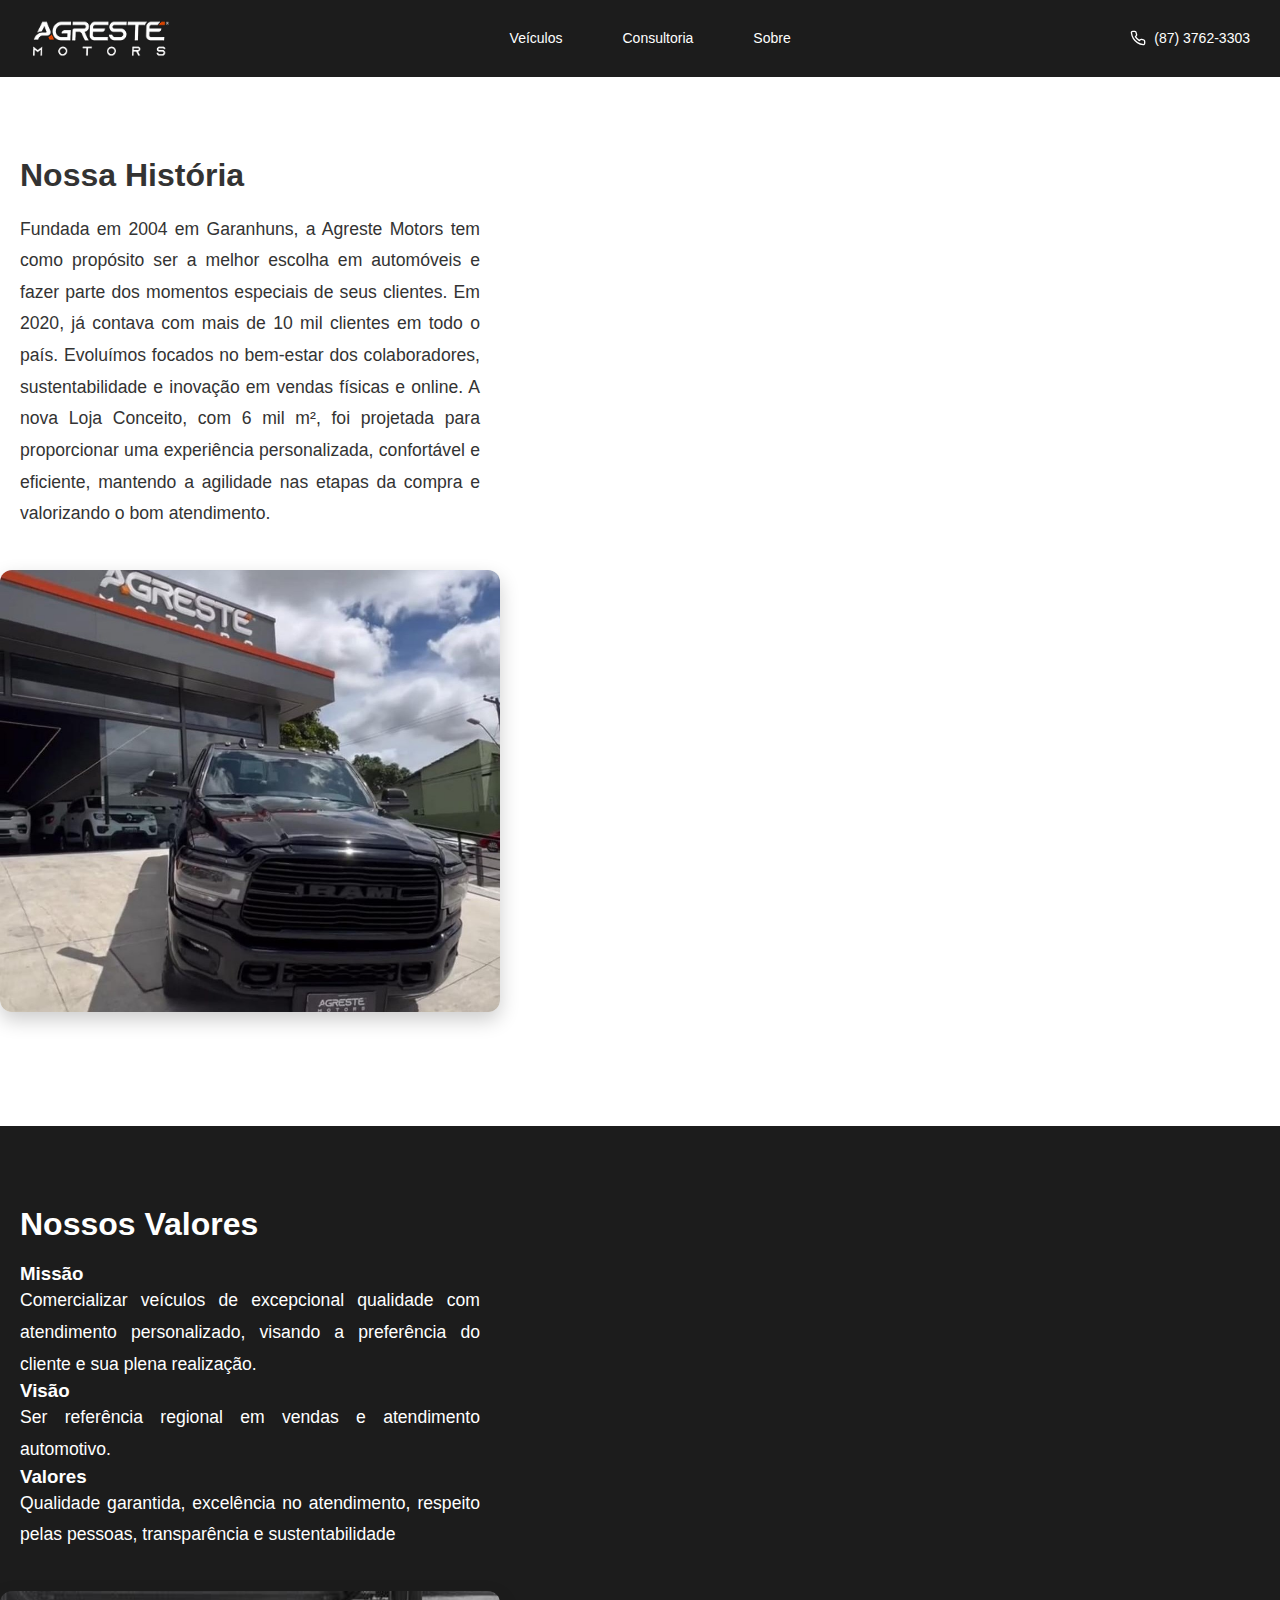
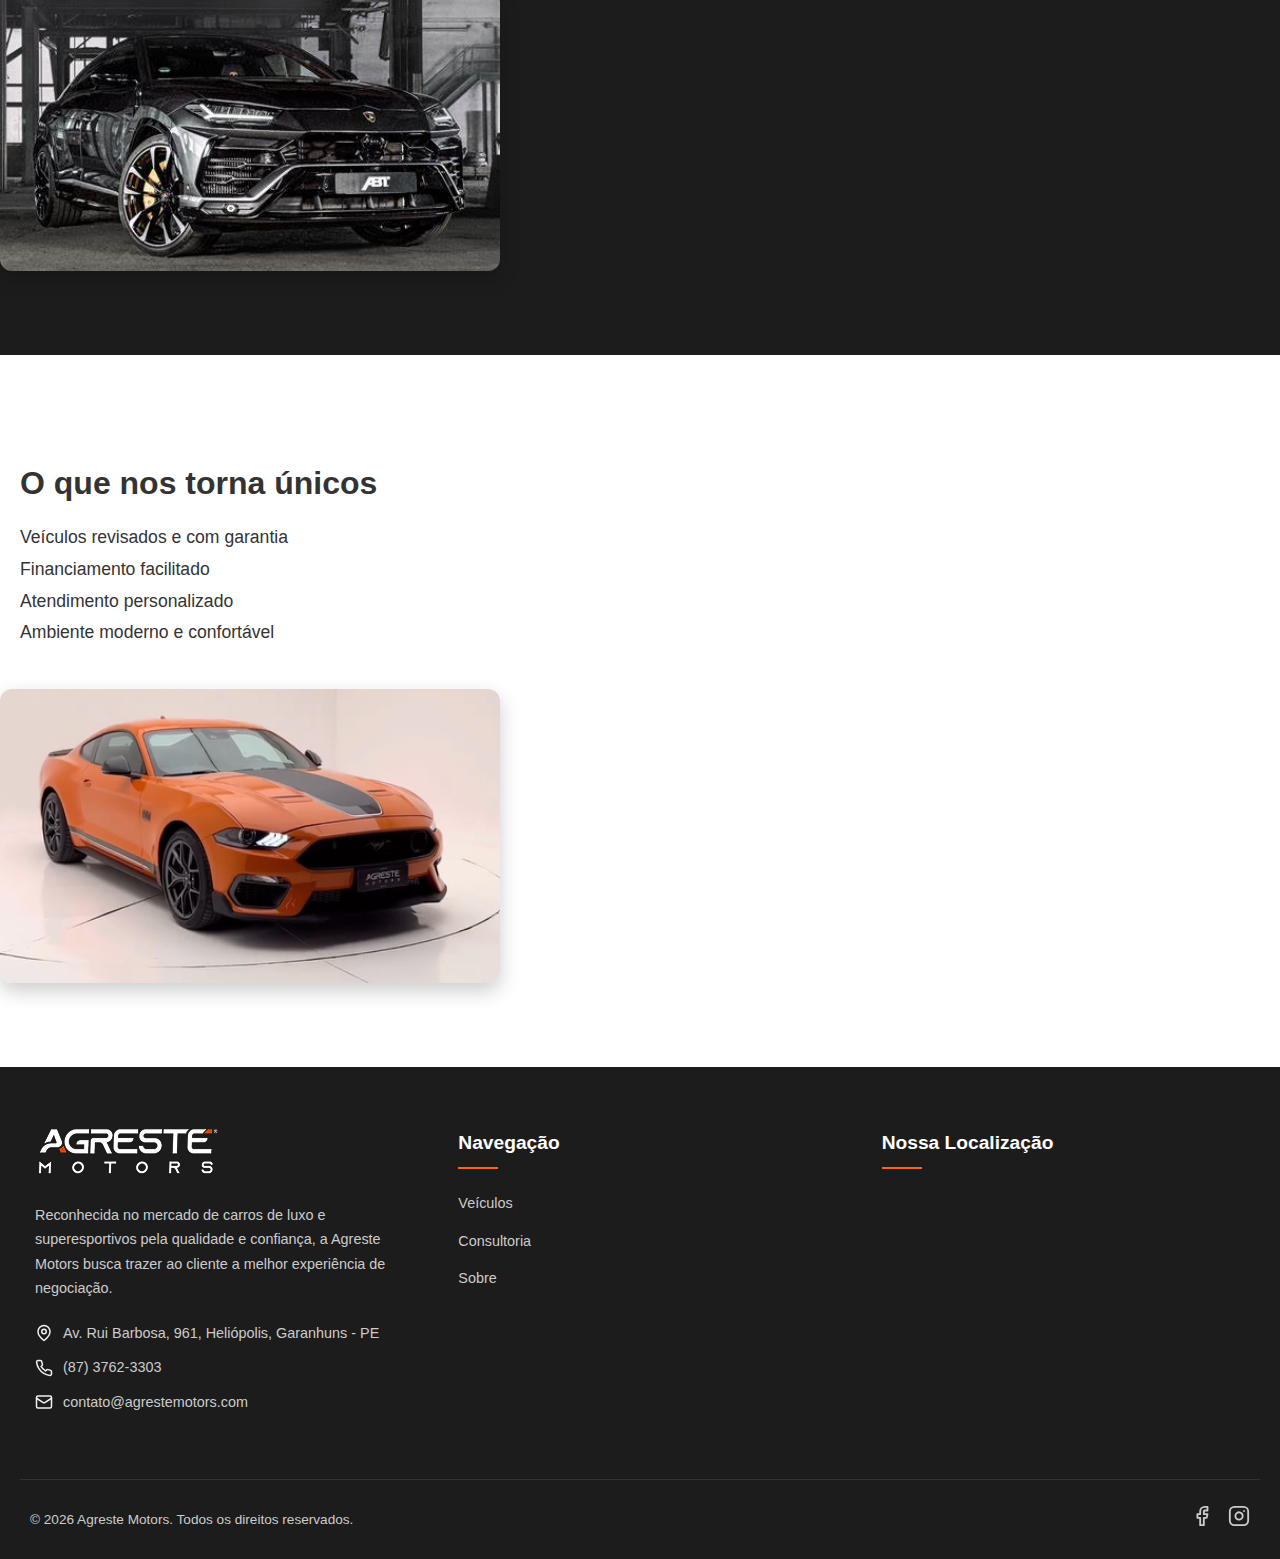
<file: public/about.html>
<!DOCTYPE html>
<html lang="pt-BR">
<head>
  <meta charset="UTF-8" />
  <meta name="viewport" content="width=device-width, initial-scale=1.0" />
  <title>Sobre | Agreste Motors</title>
  <link rel="stylesheet" href="https://fonts.googleapis.com/css2?family=Inter:wght@300;400;500;600;700&display=swap">
  <link rel="stylesheet" href="https://cdnjs.cloudflare.com/ajax/libs/font-awesome/6.0.0/css/all.min.css">
  <link rel="stylesheet" href="./css/about.css" />
  <link rel="stylesheet" href="./css/header.css">
  <link rel="stylesheet" href="./css/footer.css">
  <link rel="stylesheet" href="./css/global.css">

</head>
<body>
  <header id="header">
    </header>
  <main>
    <div class="about-section">
      <div class="section-content">
        <h2 class="section-title">Nossa História</h2>
        <p class="section-text">Fundada em 2004 em Garanhuns, 
            a Agreste Motors tem como propósito ser a melhor escolha em automóveis e fazer parte dos momentos especiais de seus clientes.
            Em 2020, já contava com mais de 10 mil clientes em todo o país.
            Evoluímos focados no bem-estar dos colaboradores, sustentabilidade e inovação em vendas físicas e online.
            A nova Loja Conceito, com 6 mil m², foi projetada para proporcionar uma experiência personalizada, confortável e eficiente, 
            mantendo a agilidade nas etapas da compra e valorizando o bom atendimento.
        </p>
      </div>
      <img src="/public/assets/vehicles/dodge_ram.jpg" alt="Showroom 1">
    </div>

    <div class="about-section reverse">
      <div class="section-content">
        <h2 class="section-title">Nossos Valores</h2>
        <h3>Missão</h3>
        <p class="section-text">
          Comercializar veículos de excepcional qualidade com atendimento personalizado, visando a preferência do cliente e sua plena realização.       
       </p>
       <h3>Visão</h3>
       <p class="section-text">Ser referência regional em vendas e atendimento automotivo.</p>
       <h3>Valores</h3>
       <p class="section-text">Qualidade garantida, excelência no atendimento, respeito pelas pessoas, transparência e sustentabilidade</p>
      </div>
      <img src="/public/assets/vehicles/lamborghini_urus.2.png" alt="Showroom 2">
    </div>

    <div class="about-section">
      <div class="section-content">
        <h2 class="section-title">O que nos torna únicos</h2>
        <ul>
          <li>
            <p class="section-text">Veículos revisados e com garantia</p>
          </li>
          <li>
            <p class="section-text">Financiamento facilitado</p>
          </li>
          <li>
            <p class="section-text">Atendimento personalizado</p>
          </li>
          <li>
            <p class="section-text">Ambiente moderno e confortável</p>
          </li>
        </ul>
      </div>
      <img src="/public/assets/vehicles/ford_mustang.png" alt="Showroom 3">
    </div>
  </main>
  <footer id="footer">
    </footer>

    <script async src="https://www.instagram.com/embed.js"></script>
    <script type="module" src="./js/index.js"></script>
</body>
</html>
</file>
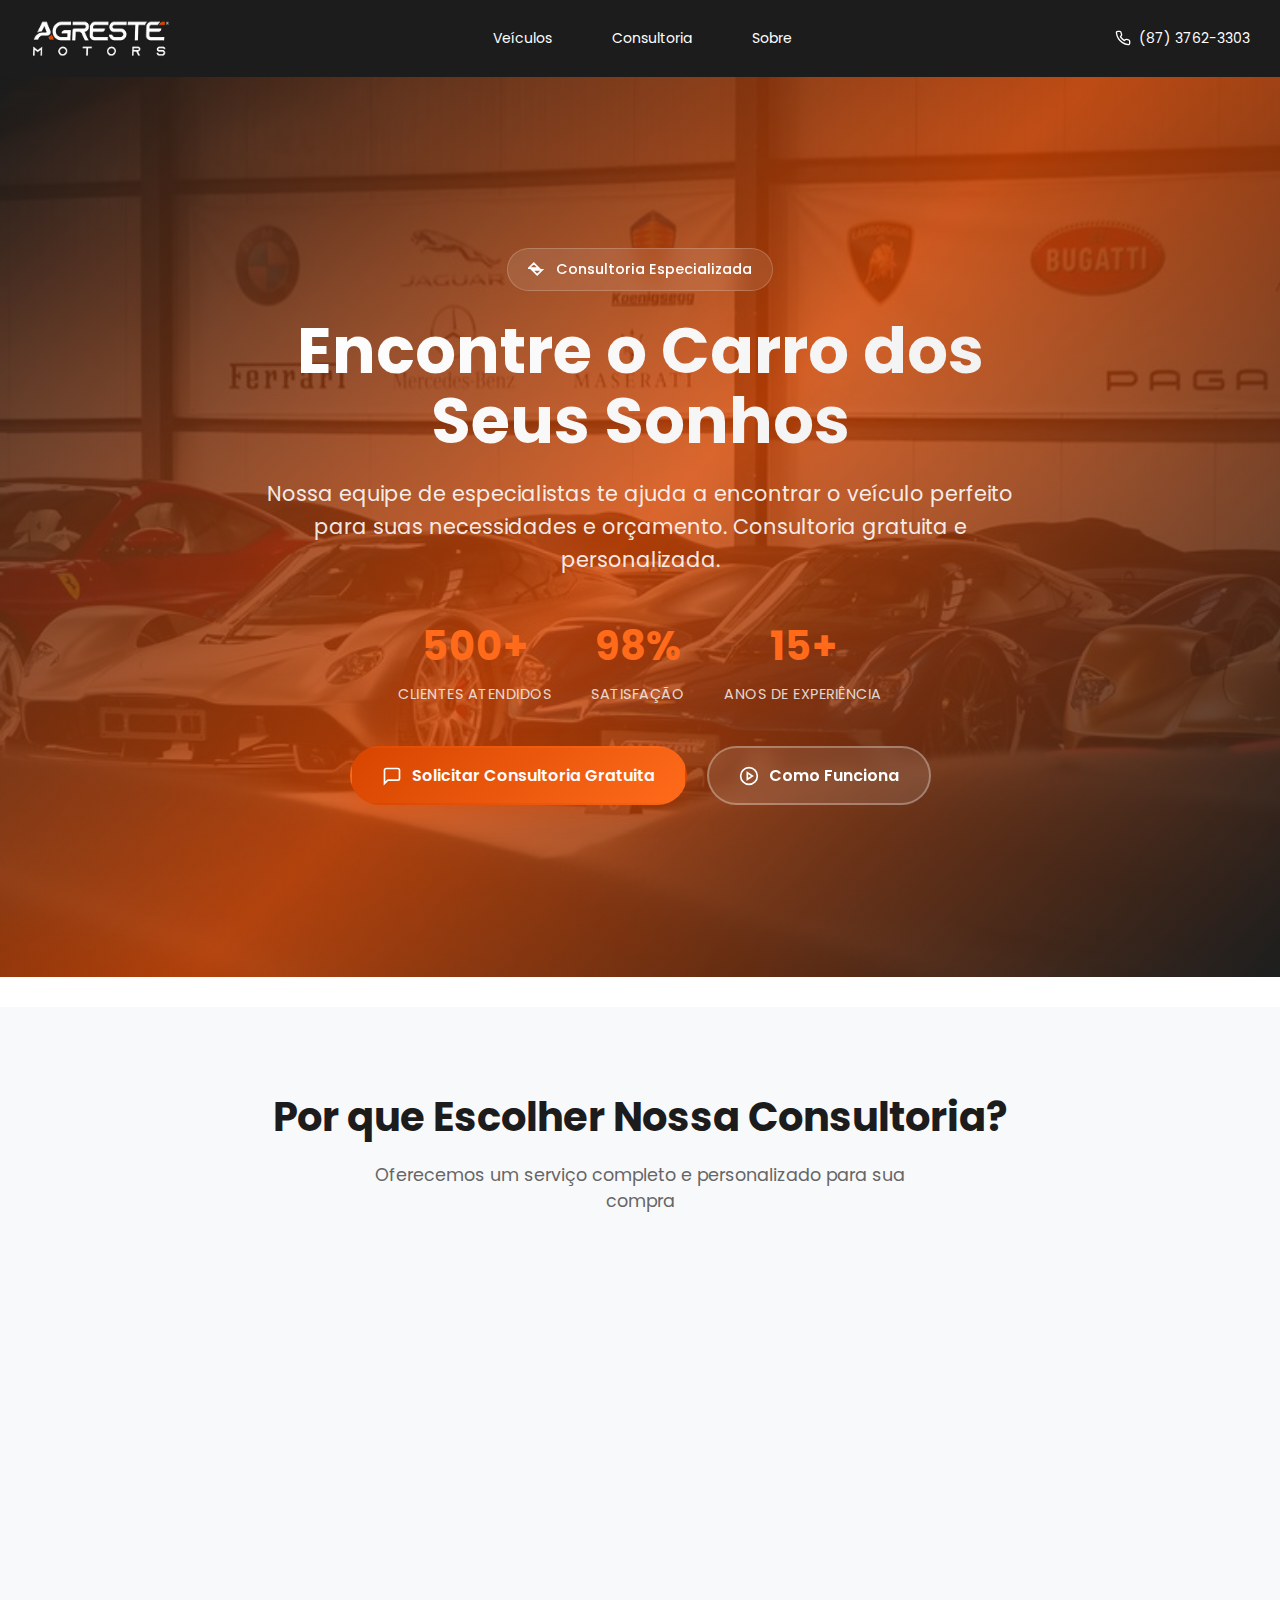
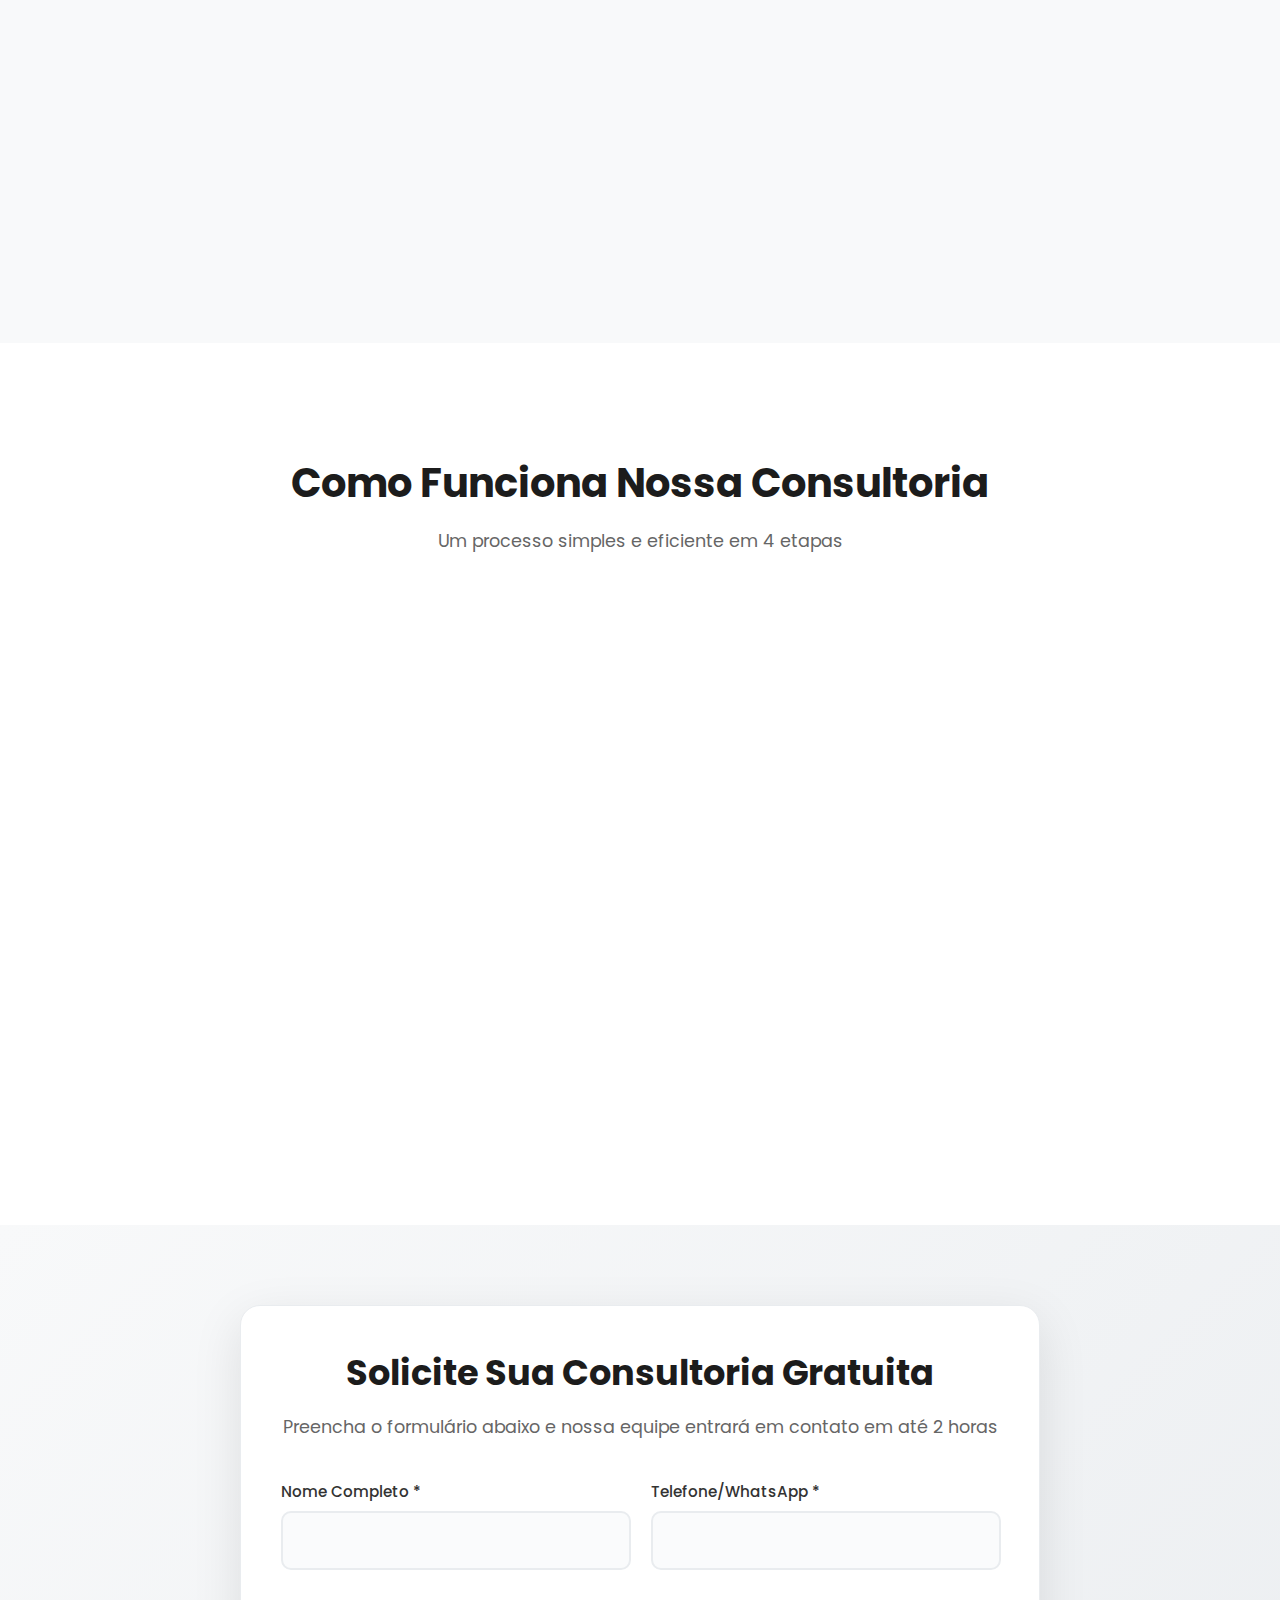
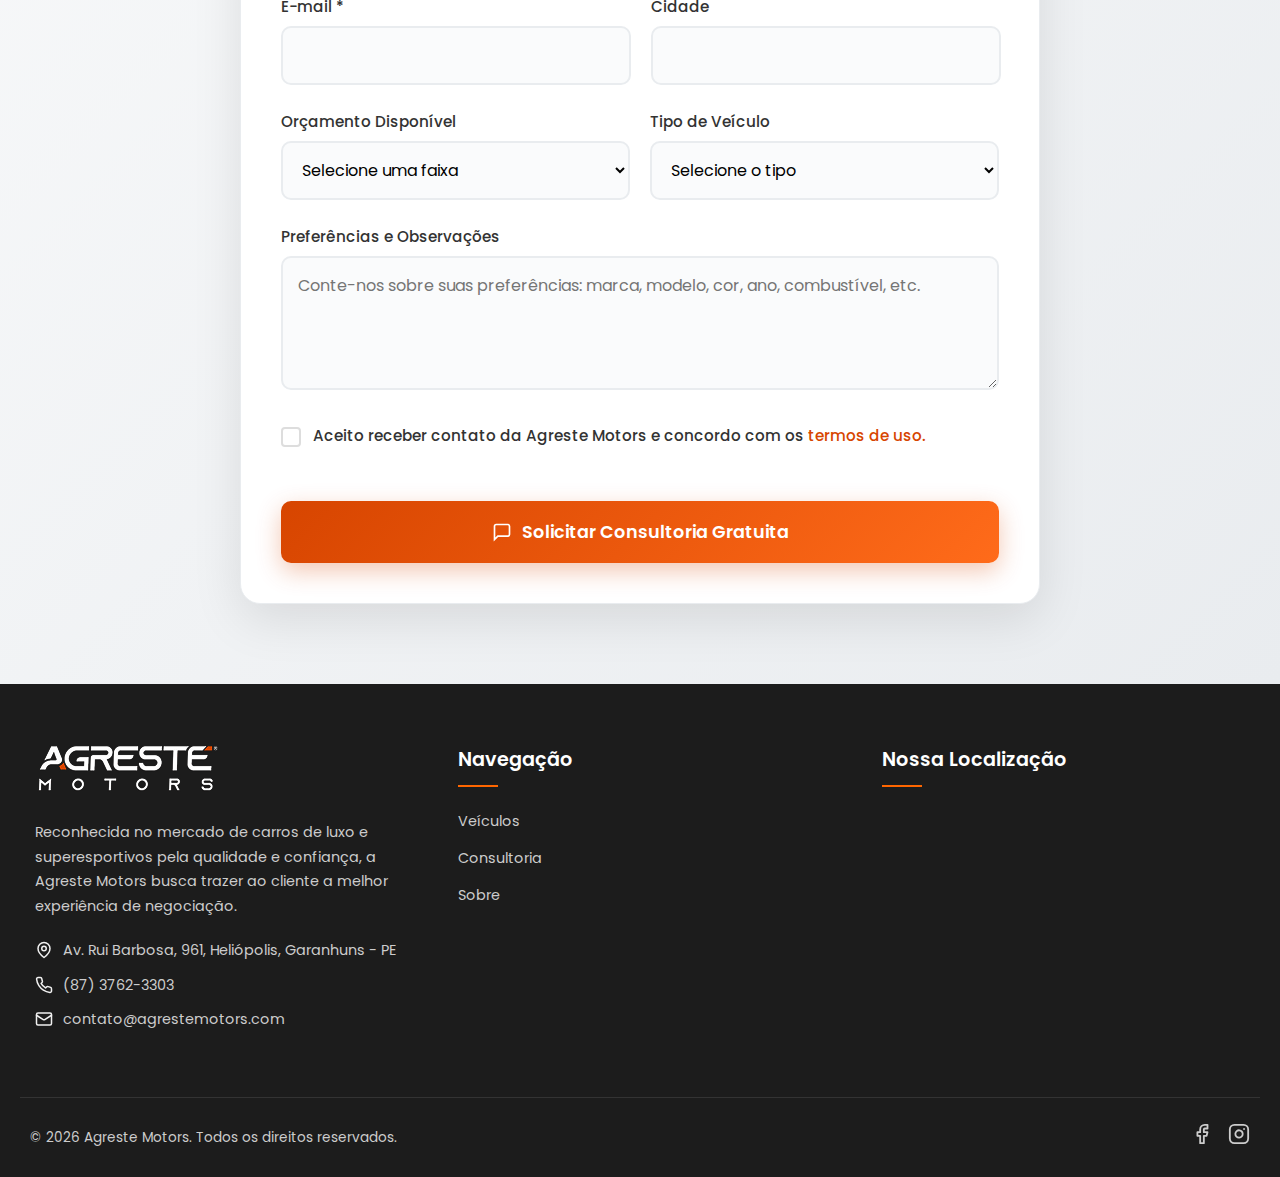
<file: public/consultancy.html>
<!DOCTYPE html>
<html lang="pt-BR">

<head>
    <meta charset="UTF-8">
    <meta name="viewport" content="width=device-width, initial-scale=1.0">
    <title>Consultoria Automotiva - Agreste Motors</title>
    <link rel="icon" href="./assets/icon_agreste_motors.ico" type="image/x-icon">
    <link rel="preconnect" href="https://fonts.googleapis.com">
    <link rel="preconnect" href="https://fonts.gstatic.com" crossorigin>
    <link
        href="https://fonts.googleapis.com/css2?family=Poppins:ital,wght@0,100;0,200;0,300;0,400;0,500;0,600;0,700;0,800;0,900;1,100;1,200;1,300;1,400;1,500;1,600;1,700;1,800;1,900&display=swap"
        rel="stylesheet">
    <link rel="stylesheet" href="./css/global.css">
    <link rel="stylesheet" href="./css/header.css">
    <link rel="stylesheet" href="./css/footer.css">
    <link rel="stylesheet" href="./css/consultancy.css">
</head>

<body>
    <!-- Header -->
    <header id="header">
    </header>

    <main>
        <!-- Hero Section -->
        <section class="hero-section">
            <div class="hero-background">
                <div class="hero-overlay"></div>
            </div>
            <div class="container">
                <div class="hero-content">
                    <div class="hero-badge">
                        <svg width="20" height="20" viewBox="0 0 24 24" fill="none" stroke="currentColor"
                            stroke-width="2">
                            <path d="M9 11H1l6-6 6 6h-8z"></path>
                            <path d="M9 13h8l-6 6-6-6h8z"></path>
                        </svg>
                        Consultoria Especializada
                    </div>
                    <h1 class="hero-title">Encontre o Carro dos Seus Sonhos</h1>
                    <p class="hero-subtitle">
                        Nossa equipe de especialistas te ajuda a encontrar o veículo perfeito para suas necessidades e
                        orçamento.
                        Consultoria gratuita e personalizada.
                    </p>
                    <div class="hero-stats">
                        <div class="stat-item">
                            <span class="stat-number">500+</span>
                            <span class="stat-label">Clientes Atendidos</span>
                        </div>
                        <div class="stat-item">
                            <span class="stat-number">98%</span>
                            <span class="stat-label">Satisfação</span>
                        </div>
                        <div class="stat-item">
                            <span class="stat-number">15+</span>
                            <span class="stat-label">Anos de Experiência</span>
                        </div>
                    </div>
                    <div class="hero-actions">
                        <a href="#formulario" class="btn-primary">
                            <svg width="20" height="20" viewBox="0 0 24 24" fill="none" stroke="currentColor"
                                stroke-width="2">
                                <path d="M21 15a2 2 0 0 1-2 2H7l-4 4V5a2 2 0 0 1 2-2h14a2 2 0 0 1 2 2z"></path>
                            </svg>
                            Solicitar Consultoria Gratuita
                        </a>
                        <a href="#como-funciona" class="btn-secondary">
                            <svg width="20" height="20" viewBox="0 0 24 24" fill="none" stroke="currentColor"
                                stroke-width="2">
                                <circle cx="12" cy="12" r="10"></circle>
                                <polygon points="10,8 16,12 10,16 10,8"></polygon>
                            </svg>
                            Como Funciona
                        </a>
                    </div>
                </div>
            </div>
        </section>

        <!-- Benefits Section -->
        <section class="benefits-section">
            <div class="container">
                <div class="section-header">
                    <h2>Por que Escolher Nossa Consultoria?</h2>
                    <p>Oferecemos um serviço completo e personalizado para sua compra</p>
                </div>
                <div class="benefits-grid">
                    <div class="benefit-card">
                        <div class="benefit-icon">
                            <svg width="32" height="32" viewBox="0 0 24 24" fill="none" stroke="currentColor"
                                stroke-width="2">
                                <path d="M9 11H1l6-6 6 6h-8z"></path>
                                <path d="M9 13h8l-6 6-6-6h8z"></path>
                            </svg>
                        </div>
                        <h3>Consultoria Gratuita</h3>
                        <p>Atendimento especializado sem custo adicional. Nossa equipe te orienta em todo o processo de
                            compra.</p>
                    </div>

                    <div class="benefit-card">
                        <div class="benefit-icon">
                            <svg width="32" height="32" viewBox="0 0 24 24" fill="none" stroke="currentColor"
                                stroke-width="2">
                                <circle cx="12" cy="12" r="10"></circle>
                                <polyline points="12,6 12,12 16,14"></polyline>
                            </svg>
                        </div>
                        <h3>Economia de Tempo</h3>
                        <p>Encontramos as melhores opções para você, economizando horas de pesquisa e visitas
                            desnecessárias.</p>
                    </div>

                    <div class="benefit-card">
                        <div class="benefit-icon">
                            <svg width="32" height="32" viewBox="0 0 24 24" fill="none" stroke="currentColor"
                                stroke-width="2">
                                <path
                                    d="M12 2l3.09 6.26L22 9.27l-5 4.87 1.18 6.88L12 17.77l-6.18 3.25L7 14.14 2 9.27l6.91-1.01L12 2z">
                                </path>
                            </svg>
                        </div>
                        <h3>Melhores Negócios</h3>
                        <p>Negociamos as melhores condições de preço e financiamento, garantindo o melhor
                            custo-benefício.</p>
                    </div>

                    <div class="benefit-card">
                        <div class="benefit-icon">
                            <svg width="32" height="32" viewBox="0 0 24 24" fill="none" stroke="currentColor"
                                stroke-width="2">
                                <path d="M9 12l2 2 4-4"></path>
                                <path d="M21 12c-1 0-3-1-3-3s2-3 3-3 3 1 3 3-2 3-3 3"></path>
                                <path d="M3 12c1 0 3-1 3-3s-2-3-3-3-3 1-3 3 2 3 3 3"></path>
                            </svg>
                        </div>
                        <h3>Vistoria Técnica</h3>
                        <p>Realizamos inspeção completa do veículo, verificando documentação e estado de conservação.
                        </p>
                    </div>

                    <div class="benefit-card">
                        <div class="benefit-icon">
                            <svg width="32" height="32" viewBox="0 0 24 24" fill="none" stroke="currentColor"
                                stroke-width="2">
                                <path d="M16 4h2a2 2 0 0 1 2 2v14a2 2 0 0 1-2 2H6a2 2 0 0 1-2-2V6a2 2 0 0 1 2-2h2">
                                </path>
                                <rect x="8" y="2" width="8" height="4" rx="1" ry="1"></rect>
                            </svg>
                        </div>
                        <h3>Documentação</h3>
                        <p>Cuidamos de toda a parte burocrática, transferência e documentação necessária para a compra.
                        </p>
                    </div>

                    <div class="benefit-card">
                        <div class="benefit-icon">
                            <svg width="32" height="32" viewBox="0 0 24 24" fill="none" stroke="currentColor"
                                stroke-width="2">
                                <path d="M22 12h-4l-3 9L9 3l-3 9H2"></path>
                            </svg>
                        </div>
                        <h3>Suporte Pós-Venda</h3>
                        <p>Acompanhamento após a compra, garantindo sua satisfação e auxiliando em questões futuras.</p>
                    </div>
                </div>
            </div>
        </section>

        <!-- How It Works Section -->
        <section id="como-funciona" class="how-it-works-section">
            <div class="container">
                <div class="section-header">
                    <h2>Como Funciona Nossa Consultoria</h2>
                    <p>Um processo simples e eficiente em 4 etapas</p>
                </div>
                <div class="steps-container">
                    <div class="step-item">
                        <div class="step-number">1</div>
                        <div class="step-content">
                            <h3>Análise do Perfil</h3>
                            <p>Conversamos sobre suas necessidades, orçamento e preferências para entender exatamente o
                                que você procura.</p>
                        </div>
                    </div>

                    <div class="step-item">
                        <div class="step-number">2</div>
                        <div class="step-content">
                            <h3>Busca Personalizada</h3>
                            <p>Nossa equipe faz uma busca completa no mercado, selecionando as melhores opções que
                                atendem ao seu perfil.</p>
                        </div>
                    </div>

                    <div class="step-item">
                        <div class="step-number">3</div>
                        <div class="step-content">
                            <h3>Apresentação de Opções</h3>
                            <p>Apresentamos uma seleção curada de veículos com todas as informações técnicas e condições
                                de negociação.</p>
                        </div>
                    </div>

                    <div class="step-item">
                        <div class="step-number">4</div>
                        <div class="step-content">
                            <h3>Finalização</h3>
                            <p>Acompanhamos a vistoria, negociação final e toda a documentação até a entrega das chaves.
                            </p>
                        </div>
                    </div>
                </div>
            </div>
        </section>

        <!-- Contact Form Section -->
        <section id="formulario" class="contact-form-section">
            <div class="container">
                <div class="form-container">
                    <div class="form-header">
                        <h2>Solicite Sua Consultoria Gratuita</h2>
                        <p>Preencha o formulário abaixo e nossa equipe entrará em contato em até 2 horas</p>
                    </div>

                    <form class="consultation-form" id="consultationForm">
                        <div class="form-row">
                            <div class="form-group">
                                <label for="nome">Nome Completo *</label>
                                <input type="text" id="nome" name="nome" required>
                            </div>
                            <div class="form-group">
                                <label for="telefone">Telefone/WhatsApp *</label>
                                <input type="tel" id="telefone" name="telefone" required>
                            </div>
                        </div>

                        <div class="form-row">
                            <div class="form-group">
                                <label for="email">E-mail *</label>
                                <input type="email" id="email" name="email" required>
                            </div>
                            <div class="form-group">
                                <label for="cidade">Cidade</label>
                                <input type="text" id="cidade" name="cidade">
                            </div>
                        </div>

                        <div class="form-row">
                            <div class="form-group">
                                <label for="orcamento">Orçamento Disponível</label>
                                <select id="orcamento" name="orcamento">
                                    <option value="">Selecione uma faixa</option>
                                    <option value="ate-30k">Até R$ 30.000</option>
                                    <option value="30k-50k">R$ 30.000 - R$ 50.000</option>
                                    <option value="50k-80k">R$ 50.000 - R$ 80.000</option>
                                    <option value="80k-120k">R$ 80.000 - R$ 120.000</option>
                                    <option value="120k-200k">R$ 120.000 - R$ 200.000</option>
                                    <option value="acima-200k">Acima de R$ 200.000</option>
                                </select>
                            </div>
                            <div class="form-group">
                                <label for="tipo-veiculo">Tipo de Veículo</label>
                                <select id="tipo-veiculo" name="tipo-veiculo">
                                    <option value="">Selecione o tipo</option>
                                    <option value="hatch">Hatch</option>
                                    <option value="sedan">Sedan</option>
                                    <option value="suv">SUV</option>
                                    <option value="pickup">Pickup</option>
                                    <option value="conversivel">Conversível</option>
                                    <option value="esportivo">Esportivo</option>
                                    <option value="outro">Outro</option>
                                </select>
                            </div>
                        </div>

                        <div class="form-group">
                            <label for="preferencias">Preferências e Observações</label>
                            <textarea id="preferencias" name="preferencias" rows="4"
                                placeholder="Conte-nos sobre suas preferências: marca, modelo, cor, ano, combustível, etc."></textarea>
                        </div>

                        <div class="form-group checkbox-group">
                            <label class="checkbox-label">
                                <input type="checkbox" id="aceito-termos" name="aceito-termos" required>
                                <span class="checkmark"></span>
                                <p>Aceito receber contato da Agreste Motors e concordo com os <a href="#" target="_blank">termos de uso.</a></p>
                            </label>
                        </div>

                        <div class="form-actions">
                            <button type="submit" class="btn-submit">
                                <svg width="20" height="20" viewBox="0 0 24 24" fill="none" stroke="currentColor"
                                    stroke-width="2">
                                    <path d="M21 15a2 2 0 0 1-2 2H7l-4 4V5a2 2 0 0 1 2-2h14a2 2 0 0 1 2 2z"></path>
                                </svg>
                                Solicitar Consultoria Gratuita
                            </button>
                        </div>
                    </form>
                </div>
            </div>
        </section>
    </main>

    <!-- Footer -->
    <footer id="footer">
    </footer>

    <script src="./js/consultancy.js"></script>
    <script type="module" src="./js/index.js"></script>
</body>

</html>
</file>
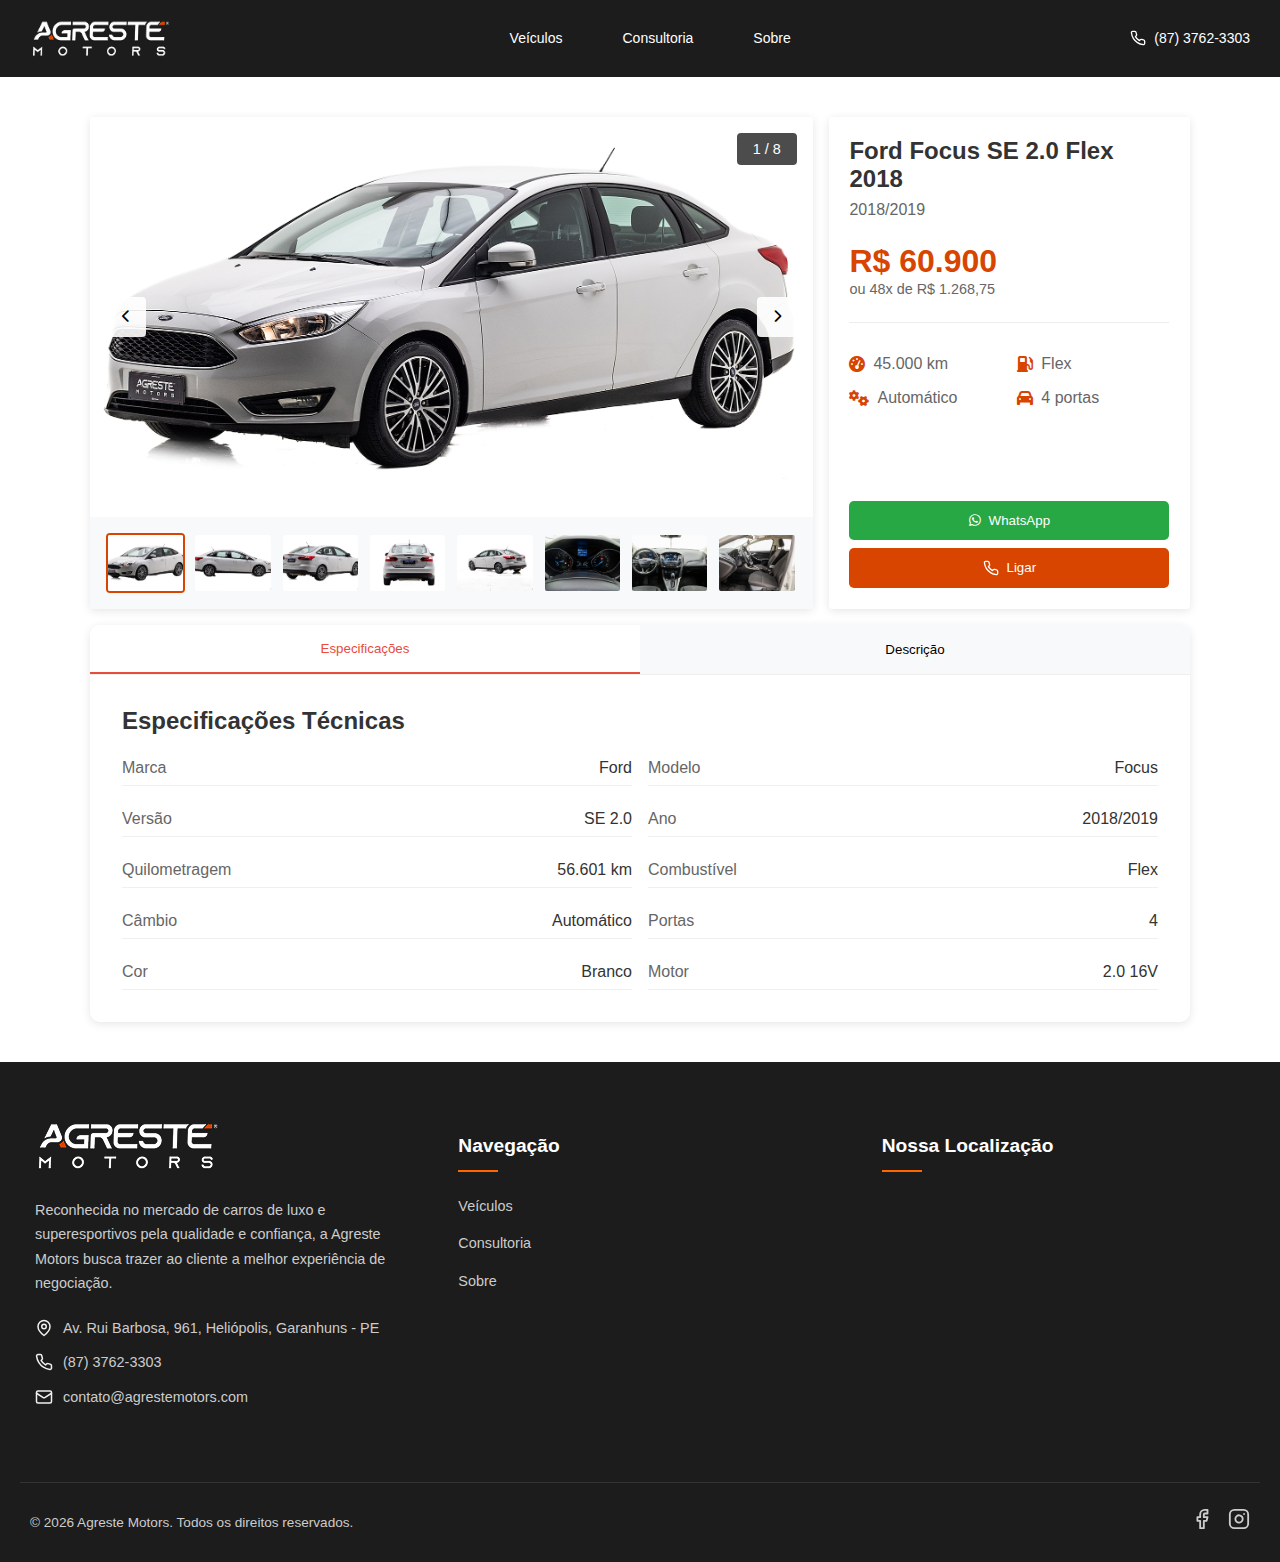
<file: public/vehicle_details.html>
<!DOCTYPE html>
<html lang="pt-BR">

<head>
    <meta charset="UTF-8">
    <meta name="viewport" content="width=device-width, initial-scale=1.0">
    <title>Ford Focus 2.0 SE</title>
    <link rel="stylesheet" href="./css/global.css">
    <link rel="stylesheet" href="./css/vehicle_details.css">
    <link rel="stylesheet" href="./css/footer.css">
    <link rel="stylesheet" href="./css/header.css">
    <link href="https://cdnjs.cloudflare.com/ajax/libs/font-awesome/6.0.0/css/all.min.css" rel="stylesheet">
    <link rel="icon" href="./assets/icon_agreste_motors.ico" type="image/x-icon">
</head>

<body>
    <!-- Header -->
    <header id="header">
    </header>

    <!-- Main Content -->
    <main class="main">
        <div class="container">
            <div class="vehicle-details">
                <!-- Vehicle Gallery -->
                <section class="gallery-section">
                    <div class="main-image">
                        <img id="mainImage" src="./assets/vehicles/main_photos/ford_0.jpeg" alt="Ford Focus 2018">
                        <div class="image-counter">
                            <span id="currentImage">1</span> / <span id="totalImages">8</span>
                        </div>
                        <button class="gallery-btn prev-btn" onclick="changeImage(-1)">
                            <i class="fas fa-chevron-left"></i>
                        </button>
                        <button class="gallery-btn next-btn" onclick="changeImage(1)">
                            <i class="fas fa-chevron-right"></i>
                        </button>
                    </div>
                    <div class="thumbnail-gallery">
                        <div class="thumbnails" id="thumbnails">
                            <!-- Thumbnails will be generated by JavaScript -->
                        </div>
                    </div>
                </section>

                <!-- Vehicle Info -->
                <section class="vehicle-info">
                    <div>
                        <div class="vehicle-header">
                            <h1 class="vehicle-title">Ford Focus SE 2.0 Flex 2018</h1>
                            <div class="vehicle-year">2018/2019</div>
                        </div>

                        <div class="price-section">
                            <div class="price">
                                <span class="price-value">R$ 60.900</span>
                            </div>
                            <div class="financing">
                                <span class="financing-text">ou 48x de R$ 1.268,75</span>
                            </div>
                        </div>

                        <div class="vehicle-highlights">
                            <div class="highlight-item">
                                <i class="fas fa-tachometer-alt"></i>
                                <span>45.000 km</span>
                            </div>
                            <div class="highlight-item">
                                <i class="fas fa-gas-pump"></i>
                                <span>Flex</span>
                            </div>
                            <div class="highlight-item">
                                <i class="fas fa-cogs"></i>
                                <span>Automático</span>
                            </div>
                            <div class="highlight-item">
                                <i class="fas fa-car"></i>
                                <span>4 portas</span>
                            </div>
                        </div>
                    </div>

                    <div class="contact-buttons">
                        <button class="btn-whatsapp">
                            <i class="fab fa-whatsapp"></i>
                            WhatsApp
                        </button>
                        <button class="btn-phone">
                            <svg xmlns="http://www.w3.org/2000/svg" width="16" height="16" viewBox="0 0 24 24"
                                fill="none" stroke="currentColor" stroke-width="2" stroke-linecap="round"
                                stroke-linejoin="round" class="lucide lucide-phone">
                                <path
                                    d="M22 16.92v3a2 2 0 0 1-2.18 2 19.79 19.79 0 0 1-8.63-3.07 19.5 19.5 0 0 1-6-6 19.79 19.79 0 0 1-3.07-8.67A2 2 0 0 1 4.11 2h3a2 2 0 0 1 2 1.72 12.84 12.84 0 0 0 .7 2.81 2 2 0 0 1-.45 2.11L8.09 9.91a16 16 0 0 0 6 6l1.27-1.27a2 2 0 0 1 2.11-.45 12.84 12.84 0 0 0 2.81.7A2 2 0 0 1 22 16.92z" />
                            </svg>
                            Ligar
                        </button>
                    </div>


                </section>
            </div>

            <!-- Vehicle Details Tabs -->
            <section class="details-tabs">
                <div class="tab-navigation">
                    <button class="tab-btn active" onclick="openTab(event, 'specifications')">Especificações</button>
                    <button class="tab-btn" onclick="openTab(event, 'description')">Descrição</button>
                </div>

                <div id="specifications" class="tab-content active">
                    <h3>Especificações Técnicas</h3>
                    <div class="specs-grid">
                        <div class="spec-item">
                            <span class="spec-label">Marca</span>
                            <span class="spec-value">Ford</span>
                        </div>
                        <div class="spec-item">
                            <span class="spec-label">Modelo</span>
                            <span class="spec-value">Focus</span>
                        </div>
                        <div class="spec-item">
                            <span class="spec-label">Versão</span>
                            <span class="spec-value">SE 2.0</span>
                        </div>
                        <div class="spec-item">
                            <span class="spec-label">Ano</span>
                            <span class="spec-value">2018/2019</span>
                        </div>
                        <div class="spec-item">
                            <span class="spec-label">Quilometragem</span>
                            <span class="spec-value">56.601 km</span>
                        </div>
                        <div class="spec-item">
                            <span class="spec-label">Combustível</span>
                            <span class="spec-value">Flex</span>
                        </div>
                        <div class="spec-item">
                            <span class="spec-label">Câmbio</span>
                            <span class="spec-value">Automático</span>
                        </div>
                        <div class="spec-item">
                            <span class="spec-label">Portas</span>
                            <span class="spec-value">4</span>
                        </div>
                        <div class="spec-item">
                            <span class="spec-label">Cor</span>
                            <span class="spec-value">Branco</span>
                        </div>
                        <div class="spec-item">
                            <span class="spec-label">Motor</span>
                            <span class="spec-value">2.0 16V</span>
                        </div>
                    </div>
                </div>

                <div id="description" class="tab-content">
                    <h3>Descrição do Veículo</h3>
                    <p>Ford Focus SE 2.0 Automático em excelente estado de conservação. Veículo com baixa quilometragem,
                        revisões em dia e sem sinistros. Ideal para quem busca economia, conforto e confiabilidade.</p>

                    <h4>Itens de Série:</h4>
                    <ul class="features-list">
                        <li><i class="fas fa-check"></i> Ar condicionado</li>
                        <li><i class="fas fa-check"></i> Direção hidráulica</li>
                        <li><i class="fas fa-check"></i> Vidros elétricos</li>
                        <li><i class="fas fa-check"></i> Travas elétricas</li>
                        <li><i class="fas fa-check"></i> Airbag duplo</li>
                        <li><i class="fas fa-check"></i> ABS</li>
                        <li><i class="fas fa-check"></i> Rádio com entrada USB</li>
                        <li><i class="fas fa-check"></i> Rodas de liga leve</li>
                    </ul>
                </div>
            </section>
        </div>
    </main>

    <!-- Footer -->
    <footer id="footer">
    </footer>

    <script type="module" src="./js/index.js"></script>
    <script src="./js/vehicle_details.js"></script>
</body>

</html>
</file>
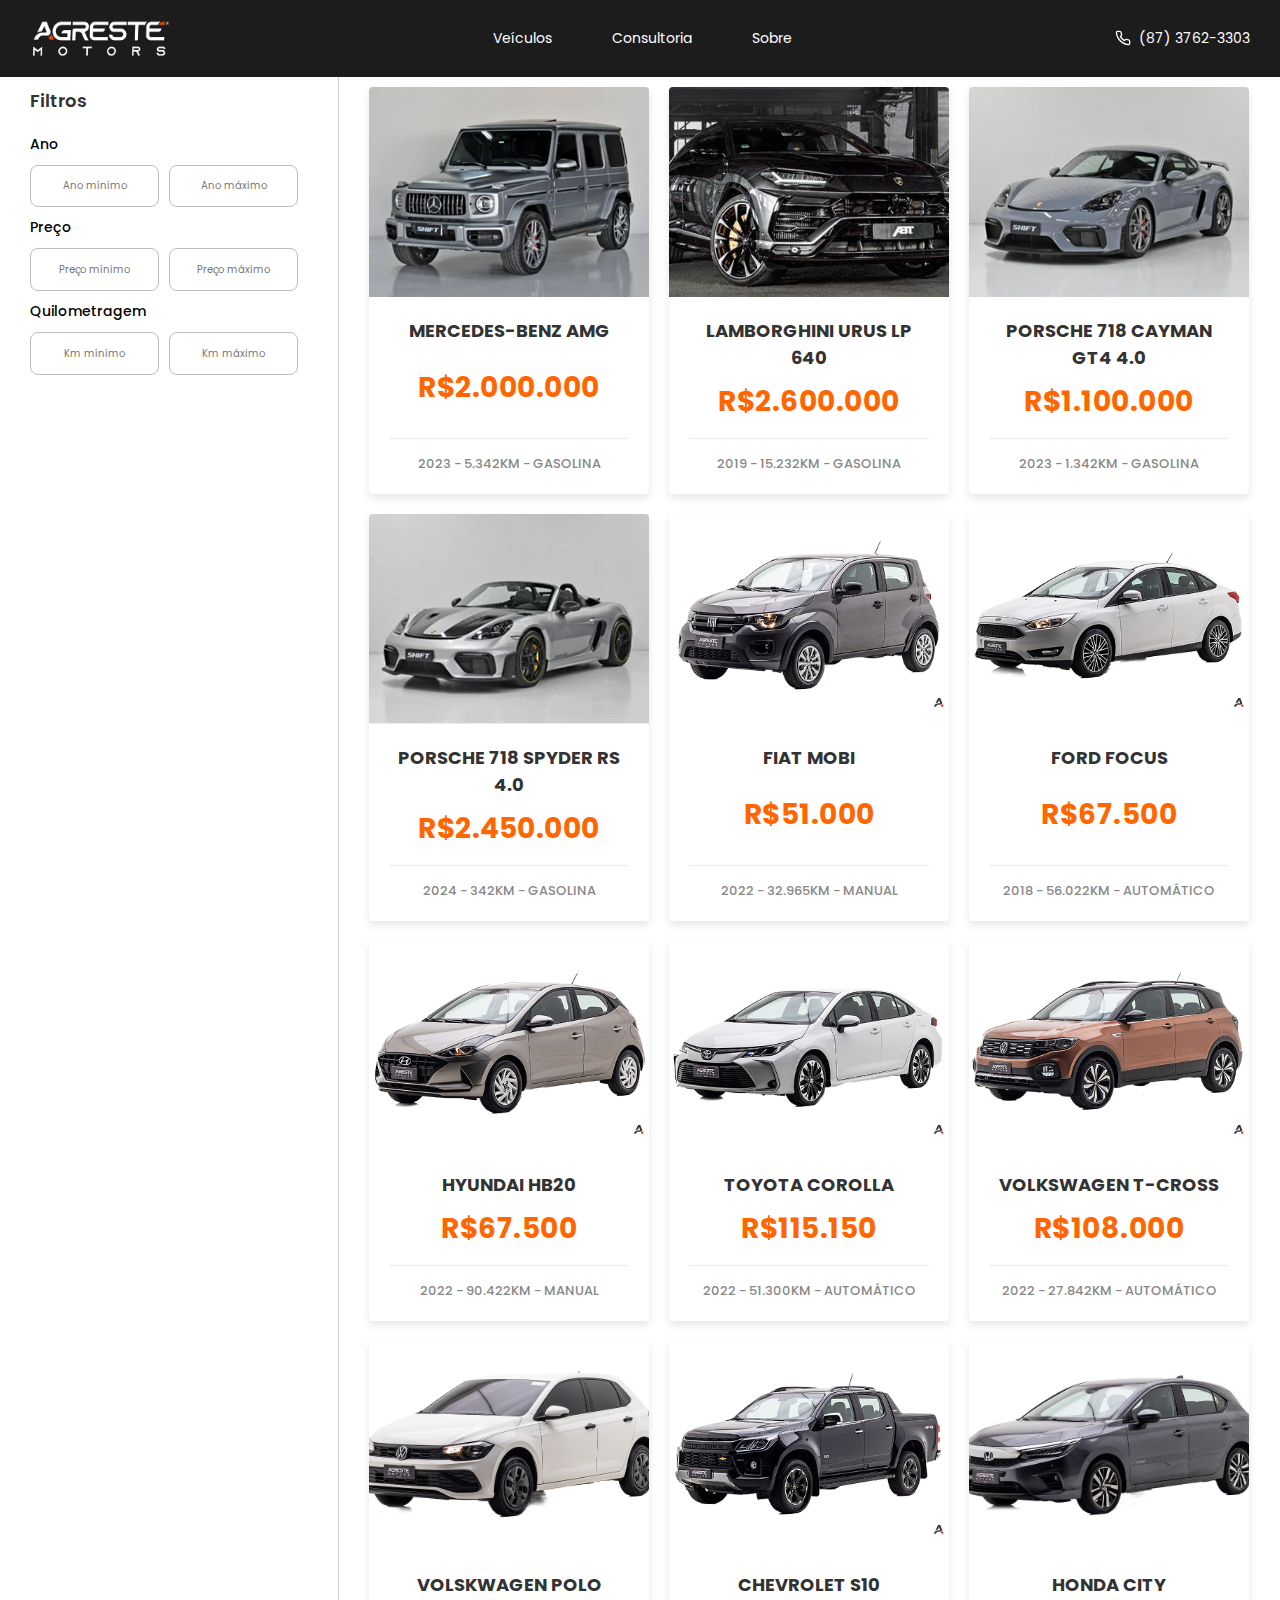
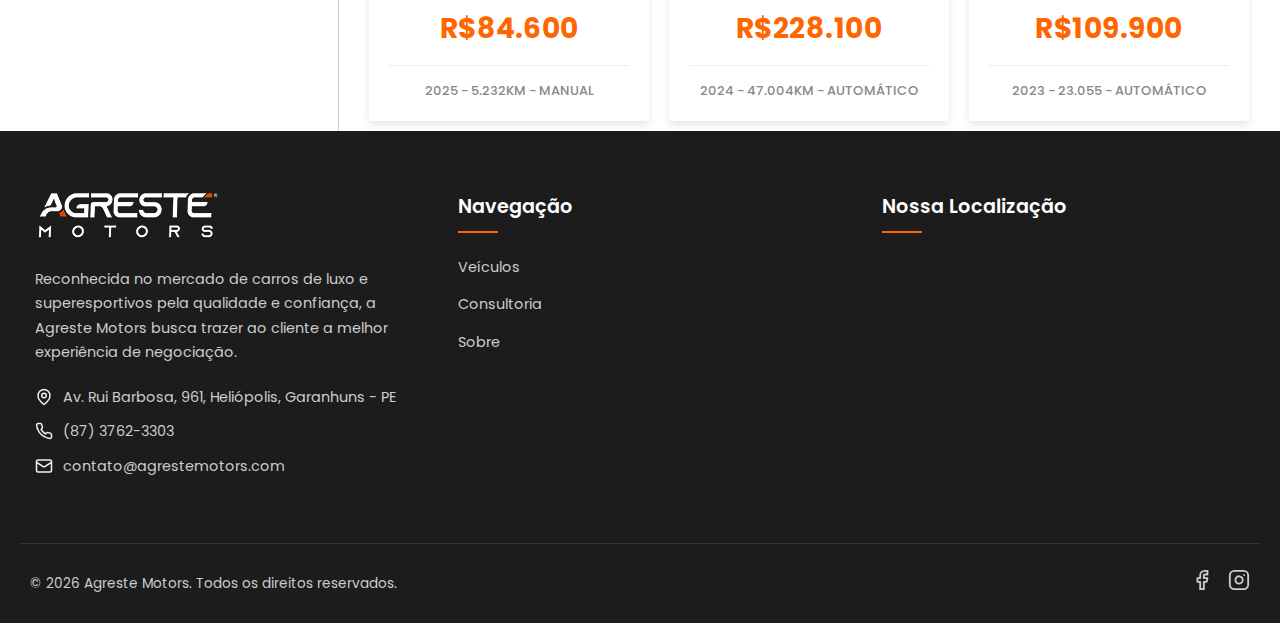
<file: public/vehicles.html>
<!DOCTYPE html>
<html lang="pt-BR">

<head>
    <meta charset="UTF-8">
    <meta name="viewport" content="width=device-width, initial-scale=1.0">
    <title>Agreste Motors</title>
    <link rel="icon" href="./assets/icon_agreste_motors.ico" type="image/x-icon">
    <link rel="preconnect" href="https://fonts.googleapis.com">
    <link rel="preconnect" href="https://fonts.gstatic.com" crossorigin>
    <link
        href="https://fonts.googleapis.com/css2?family=Poppins:ital,wght@0,100;0,200;0,300;0,400;0,500;0,600;0,700;0,800;0,900;1,100;1,200;1,300;1,400;1,500;1,600;1,700;1,800;1,900&display=swap"
        rel="stylesheet">
    <link rel="stylesheet" href="./css/global.css">
    <link rel="stylesheet" href="./css/header.css">
    <link rel="stylesheet" href="./css/vehicles_gallery.css">
    <link rel="stylesheet" href="./css/footer.css">
    <link rel="stylesheet" href="./css/vehicles.css">
    <link rel="icon" href="./assets/icon_agreste_motors.ico" type="image/x-icon">
</head>

<body>
    <header id="header">
    </header>
    <main>
        <section id="veiculos" class="veiculos-section">
            <div class="container">
                <div class="vehicles-list">
                    <div class="vehicles-filter">
                        <div class="filter-container">
                            <h2>Filtros</h2>
                            <div class="year-filter">
                                <div class="filter-title">
                                    <h3>Ano</h3>
                                </div>
                                <div class="input-group">
                                    <div class="input-wrapper">
                                        <input placeholder=" " id="filterMinYear" name="year-min" type="number" value=""
                                            maxlength="4">
                                        <label for="filterMinYear">Ano mínimo</label>
                                    </div>
                                    <div class="input-wrapper">
                                        <input placeholder=" " id="filterMaxYear" name="year-max" type="number" value=""
                                            maxlength="4">
                                        <label for="filterMaxYear">Ano máximo</label>
                                    </div>
                                </div>
                            </div>

                            <div class="price-filter">
                                <div class="filter-title">
                                    <h3>Preço</h3>
                                </div>
                                <div class="input-group">
                                    <div class="input-wrapper">
                                        <input placeholder=" " id="filterMinPrice" name="year-min" type="number"
                                            value="" maxlength="4">
                                        <label for="filterMinPrice">Preço mínimo</label>
                                    </div>
                                    <div class="input-wrapper">
                                        <input placeholder=" " id="filterMaxPrice" name="year-max" type="number"
                                            value="" maxlength="4">
                                        <label for="filterMaxPrice">Preço máximo</label>
                                    </div>
                                </div>
                            </div>

                            <div class="price-filter">
                                <div class="filter-title">
                                    <h3>Quilometragem</h3>
                                </div>
                                <div class="input-group">
                                    <div class="input-wrapper">
                                        <input placeholder=" " id="filterMinPrice" name="year-min" type="number"
                                            value="" maxlength="4">
                                        <label for="filterMinPrice">Km mínimo</label>
                                    </div>
                                    <div class="input-wrapper">
                                        <input placeholder=" " id="filterMaxPrice" name="year-max" type="number"
                                            value="" maxlength="4">
                                        <label for="filterMaxPrice">Km máximo</label>
                                    </div>
                                </div>
                            </div>
                        </div>
                    </div>
                    <div class="cars-gallery-container">
                        <div class="car-card">
                            <div class="car-card-image">
                                <img src="assets/vehicles/mercedes_amg.png" alt="Mercedes-Benz AMG">
                            </div>
                            <div class="car-card-details">
                                <h3>MERCEDES-BENZ AMG</h3>
                                <p class="price">R$<span>2.000.000</span></p>
                                <p class="specs">2023 - 5.342KM - GASOLINA</p>
                            </div>
                        </div>
                        <div class="car-card">
                            <div class="car-card-image">
                                <img src="assets/vehicles/lamborghini_urus.png" alt="Lamborghini Urus LP 640">
                            </div>
                            <div class="car-card-details">
                                <h3>LAMBORGHINI URUS LP 640</h3>
                                <p class="price">R$<span>2.600.000</span></p>
                                <p class="specs">2019 - 15.232KM - GASOLINA</p>
                            </div>
                        </div>
                        <div class="car-card">
                            <div class="car-card-image">
                                <img src="assets/vehicles/porsche_718.png" alt="Porsche 718 Cayman GT4 4.0">
                            </div>
                            <div class="car-card-details">
                                <h3>PORSCHE 718 CAYMAN GT4 4.0</h3>
                                <p class="price">R$<span>1.100.000</span></p>
                                <p class="specs">2023 - 1.342KM - GASOLINA</p>
                            </div>
                        </div>
                        <div class="car-card">
                            <div class="car-card-image">
                                <img src="assets/vehicles/porsche_spider.png" alt="Porsche 718 Cayman GT4 4.0">
                            </div>
                            <div class="car-card-details">
                                <h3>PORSCHE 718 SPYDER RS 4.0</h3>
                                <p class="price">R$<span>2.450.000</span></p>
                                <p class="specs">2024 - 342KM - GASOLINA</p>
                            </div>
                        </div>
                        <div class="car-card">
                            <div class="car-card-image">
                                <img src="assets/vehicles/fiat_mobi.png" alt="Fiat MOBI">
                            </div>
                            <div class="car-card-details">
                                <h3>FIAT MOBI</h3>
                                <p class="price">R$<span>51.000</span></p>
                                <p class="specs">2022 - 32.965KM - MANUAL</p>
                            </div>
                        </div>
                        <div class="car-card">
                            <div class="car-card-image">
                                <img src="assets/vehicles/ford_focus.png" alt="Ford Focus">
                            </div>
                            <div class="car-card-details">
                                <h3>FORD FOCUS</h3>
                                <p class="price">R$<span>67.500</span></p>
                                <p class="specs">2018 - 56.022KM - AUTOMÁTICO</p>
                            </div>
                        </div>
                        <div class="car-card">
                            <div class="car-card-image">
                                <img src="assets/vehicles/hyundai_hb20.png" alt="Hyundai HB20">
                            </div>
                            <div class="car-card-details">
                                <h3>HYUNDAI HB20</h3>
                                <p class="price">R$<span>67.500</span></p>
                                <p class="specs">2022 - 90.422KM - MANUAL</p>
                            </div>
                        </div>
                        <div class="car-card">
                            <div class="car-card-image">
                                <img src="assets/vehicles/toyota_corolla.png" alt="Toyota Corolla">
                            </div>
                            <div class="car-card-details">
                                <h3>TOYOTA COROLLA</h3>
                                <p class="price">R$<span>115.150</span></p>
                                <p class="specs">2022 - 51.300KM - AUTOMÁTICO</p>
                            </div>
                        </div>
                        <div class="car-card">
                            <div class="car-card-image">
                                <img src="assets/vehicles/volkswagen_tcross.png" alt="Volkswagen T-cross">
                            </div>
                            <div class="car-card-details">
                                <h3>Volkswagen t-cross</h3>
                                <p class="price">R$<span>108.000</span></p>
                                <p class="specs">2022 - 27.842KM - AUTOMÁTICO</p>
                            </div>
                        </div>
                        <div class="car-card">
                            <div class="car-card-image">
                                <img src="assets/vehicles/volkswagen_polo.png" alt="Volkswagen Polo">
                            </div>
                            <div class="car-card-details">
                                <h3>VOLSKWAGEN POLO</h3>
                                <p class="price">R$<span>84.600</span></p>
                                <p class="specs">2025 - 5.232KM - MANUAL</p>
                            </div>
                        </div>
                        <div class="car-card">
                            <div class="car-card-image">
                                <img src="assets/vehicles/chevrolet_s10.png" alt="Chevrolet S10">
                            </div>
                            <div class="car-card-details">
                                <h3>Chevrolet S10</h3>
                                <p class="price">R$<span>228.100</span></p>
                                <p class="specs">2024 - 47.004KM - AUTOMÁTICO</p>
                            </div>
                        </div>
                        <div class="car-card">
                            <div class="car-card-image">
                                <img src="assets/vehicles/honda_city.png" alt="Honda City">
                            </div>
                            <div class="car-card-details">
                                <h3>HONDA CITY</h3>
                                <p class="price">R$<span>109.900</span></p>
                                <p class="specs">2023 - 23.055 - AUTOMÁTICO</p>
                            </div>
                        </div>
                    </div>
                </div>
            </div>
        </section>
    </main>

    <footer id="footer">
    </footer>

    <script type="module" src="./js/index.js"></script>
</body>

</html>
</file>
<file: css/global.css>
* {
    margin: 0;
    padding: 0;
    box-sizing: border-box;
    font-family: 'Poppins', sans-serif;
}

body {
    width: 100vw;
    overflow-x: hidden;
}

ul li{
    list-style: none;
    text-decoration: none;
}

a {
    text-decoration: none;
    color: inherit;
}

.container {
    max-width: 1440px;
    margin: 0 auto;
    padding: 0 20px;
}

main {
    display: flex;
    flex-direction: column;
    gap: 30px;
}

.title-section {
    width: 100%;
    display: flex;
    align-items: center;
    gap: 20px;
}

.title-section h2 {
    flex-shrink: 0;
}

.title-section hr {
    flex-grow: 1;
    height: 4px;
    background-color: #ADADAD;
    border: none;
}

.title-section .btn {
    flex-shrink: 1;
    width: 18%;
}

.btn {
    background-color: #1c1c1c;
    color: #fff;
    padding: 10px 20px;
    border-radius: 4px;
    border: none;
    cursor: pointer;

    font-size: 16px;
    font-weight: bold;
    text-align: center;
}

.btn:hover {
    background-color: #D74500;
}


/* Para navegadores WebKit (Chrome, Safari, Edge, Opera) */
::-webkit-scrollbar {
    width: 6px;  /* Largura da barra de rolagem vertical */
    height: 2px; /* Altura da barra de rolagem horizontal */
  }
  
  ::-webkit-scrollbar-track {
    background: #f1f1f1; /* Cor do fundo da trilha */
  }
  
  ::-webkit-scrollbar-thumb {
    background: #ADADAD;    /* Cor do "polegar" (a parte que você arrasta) */
    border-radius: 4px;
  }
  
  ::-webkit-scrollbar-thumb:hover {
    background: #555;    /* Cor do "polegar" ao passar o mouse */
  }

@media screen and (max-width: 768px) {
    .title-section {
        flex-direction: column;
        align-items: flex-start;
        justify-content: center;
    }

    .title-section .btn {
        width: 100%;
    }

    .title-section h2 {
        margin-bottom: 10px;
    }

    .title-section hr {
        display: none;
    }
}
</file>
<file: css/header.css>
header {
    background-color: #1c1c1c;
    color: white;
    text-align: center;
}

header .container {
    display: flex;
    justify-content: space-between;
    align-items: center;
    padding: 20px 30px;
    margin: 0 auto;

    font-size: 14px;
}

nav ul {
    display: flex;
    gap: 60px;
}

header img {
    width: 140px;
    height: auto;
}

header a:hover {
    color: #D74500;
}

.hamburger-menu {
    display: none;
    cursor: pointer;
}

.desktop-nav, .desktop-phone {
    display: none;
}

.hamburger-menu .bar {
    width: 100%;
    height: 3px;
    background-color: white;
    transition: all 0.3s ease;
}


/* Animação do hambúrguer */
.hamburger-menu.active .bar:nth-child(1) {
    transform: translateY(8px) rotate(45deg);
}

.hamburger-menu.active .bar:nth-child(2) {
    opacity: 0;
}

.hamburger-menu.active .bar:nth-child(3) {
    transform: translateY(-8px) rotate(-45deg);
}

/* Sidebar */
.sidebar {
    position: fixed;
    top: 0;
    right: -250px; /* Escondido por padrão, à direita da tela */
    width: 250px;
    height: 100%;
    background-color: #1c1c1c; /* Mesma cor do header ou outra de sua preferência */
    padding-top: 80px; /* Espaço para não cobrir o topo do header */
    box-shadow: -2px 0 5px rgba(0, 0, 0, 0.5);
    transition: right 0.3s ease-in-out;
    z-index: 1000;
    display: flex;
    justify-content: space-between;
    padding-bottom: 40px;
    flex-direction: column;
    align-items: center;
}

.sidebar.active {
    right: 0; /* Desliza para a direita quando ativo */
}

.sidebar ul {
    list-style: none;
    padding: 0;
    width: 100%;
    display: flex;
    flex-direction: column;
    align-items: center;
    gap: 20px; /* Espaçamento entre os itens do menu */
}

.sidebar ul li {
    width: 100%;
    text-align: center;
}

.sidebar ul li a {
    display: block;
    padding: 15px;
    color: white;
    text-decoration: none;
    font-size: 18px;
    transition: background-color 0.3s ease;
}

.sidebar ul li a:hover {
    background-color: #D74500;
    color: white;
}

.sidebar p {
    display: flex;
    color: white;
    font-size: 16px;
}

.sidebar-phone {
    display: flex;
    gap: 8px;
    align-items: center;
    justify-content: center;
}

/* Media Queries para Responsividade */
@media (min-width: 768px) { /* Para telas maiores que 768px */
    .hamburger-menu, .sidebar {
        display: none; /* Esconde o hambúrguer e sidebar em desktop */
    }

    .desktop-nav {
        display: block; /* Mostra a navegação desktop */
    }

    .desktop-nav ul {
        display: flex;
        gap: 60px;
        list-style: none;
        padding: 0;
        margin: 0;
    }

    .desktop-nav ul li a {
        color: white;
        text-decoration: none;
    }

    .desktop-nav ul li a:hover {
        color: #D74500;
    }

    .desktop-phone {
        display: flex; /* Mostra o telefone em desktop */
        gap: 8px;
        align-items: center;
    }

    /* Ajusta o container para desktop se necessário */
    header .container {
        justify-content: space-between;
        padding: 20px 30px;
    }
}

@media (max-width: 767px) { /* Para telas menores que 767px (mobile) */
    .desktop-nav, .desktop-phone {
        display: none; /* Esconde navegação desktop e telefone */
    }

    .hamburger-menu {
        display: flex; /* Mostra o menu hambúrguer */
    }

    header .container {
        justify-content: space-between; /* Ajusta o espaçamento */
    }
}
</file>
<file: css/banner.css>
.banner-section {
    background-color: #D74500;
    height: 400px;
    width: auto;
}
</file>
<file: css/vehicles_gallery.css>
.cars-gallery-container {
    display: flex;
    flex-wrap: wrap;
    width: 100%;
    margin: 40px 0px;
    gap: 30px;
}

.car-card {
    background-color: #FFFFFF;
    border-radius: 4px;
    box-shadow: 0 4px 8px rgba(0, 0, 0, 0.1);
    overflow: hidden;
    min-width: 280px;
    display: flex;
    flex-direction: column;
    position: relative;
    box-sizing: border-box;
    width: calc((100% - (3 * 30px)) / 4);
}

.car-card:hover {
    cursor: pointer;
}

.car-card-header {
    position: absolute;
    top: 20px; 
    left: 20px;
    background-color: #333333;
    color: #FFFFFF;
    padding: 6px 12px;
    border-radius: 4px;
    font-size: 14px;
    font-weight: 600;
    letter-spacing: 0.5px;
    text-transform: uppercase;
    display: none;
}

.car-card-image {
    width: 100%;
    height: 210px;
    background-color: #f8f8f8;
    display: flex;
    justify-content: center;
    align-items: center;
    overflow: hidden;
}

.car-card-image img {
    width: 100%;
    height: 100%;
    object-fit: cover;
    display: block;
    transition: transform 1s ease-in-out;
}

.car-card:hover .car-card-image img {
    transform: scale(1.03);
}

.car-card-details {
    padding: 20px;
    text-align: center;
    display: flex;
    flex-direction: column;
    justify-content: space-between;
    flex-grow: 1;
}

.car-card-details h3 {
    font-size: 18px;
    margin: 0 0 10px 0;
    color: #333333;
    text-transform: uppercase;
    font-weight: 700;
}

.car-card-details .price {
    font-size: 28px; 
    color: #FF6600; 
    font-weight: 700;
    letter-spacing: 0.5px;
}

.car-card-details .price span {
    font-size: 28px; 
}

.car-card-details .specs {
    font-size: 13px;
    color: #888888;
    margin: 15px 0 0 0;
    text-transform: uppercase;
    font-weight: 500;
    padding-top: 15px;
    border-top: 1px solid #EEEEEE;
}

/* --- RESPONSIVIDADE --- */

/* Para 3 cards por linha */
@media (max-width: 1200px) {
    .car-card {
        width: calc((100% - (2 * 30px)) / 3); /* (100% da largura - 2 gaps) dividido por 3 cards */
    }
}

/* Para 2 cards por linha */
@media (max-width: 992px) {
    .car-card {
        width: calc((100% - 30px) / 2);
    }
}

/* Para 1 card por linha */
@media (max-width: 700px) {
    .car-card {
        width: 100%; 
    }
    .cars-gallery-container {
        justify-content: center; /* Centraliza o card quando há apenas um por linha e ele não ocupa 100% */
    }
}
</file>
<file: css/brands_gallery.css>
.logo-gallery {
    display: flex;
    width: 100%;
    gap: 20px;
    padding: 20px;
    overflow-x: auto;
    -webkit-overflow-scrolling: touch;
}

.logo-gallery::-webkit-scrollbar {
    height: 8px; /* Altura da barra de scroll */
}

.logo-gallery::-webkit-scrollbar-track {
    background: #f1f1f1; /* Cor da trilha da barra de scroll */
    border-radius: 10px;
}

.logo-gallery::-webkit-scrollbar-thumb {
    background: #888; /* Cor do "polegar" da barra de scroll */
    border-radius: 10px;
}

.logo-gallery::-webkit-scrollbar-thumb:hover {
    background: #555; /* Cor do "polegar" ao passar o mouse */
}

.logo-item {
    width: 120px;
    height: 120px;
    background-color: #FFFFFF; 
    border-radius: 50%;
    border: 1px solid #D74500; 
    display: flex;
    justify-content: center;
    align-items: center;
    box-shadow: 0 2px 4px rgba(0, 0, 0, 0.1);
    overflow: hidden;
    flex-shrink: 0;
}

.logo-item img {
    max-width: 70%;
    max-height: 70%;
    object-fit: contain;
    display: block;
}

.logo-item:hover {
    cursor: pointer;
    transform: translateY(-5px); 
    box-shadow: 0 4px 8px rgba(0, 0, 0, 0.2);
    transition: transform 0.2s ease, box-shadow 0.2s ease;
}
</file>
<file: css/instagram_section.css>
.instagram-media {
    min-width: auto !important;
}

.instagram-section {
    display: flex;
    background: linear-gradient(90deg, #FF6600 0%, hsl(24, 95%, 43%) 100%);
    clip-path: polygon(0 0, 100% 10%, 100% 67%, 0% 100%);
    color: #fff;
    padding: 200px 0;
}

.instagram-section .container {
    display: flex;
    justify-content: space-around;
    align-items: center;
    width: 100%;
}

.instagram-wrapper {
    width: 100%;
    display: flex;
    justify-content: center;
    align-items: center;
    gap: 30px;
}

.cta-button {
    background-color: #fff;
    color: #FF6600;
    padding: 10px 20px;
    border-radius: 5px;
    text-decoration: none;
    font-weight: bold;
    transition: background-color 0.3s ease, color 0.3s ease;
}

.cta-button:hover {
    background-color: #FF6600;
    color: #fff;
}

.call-to-action {
    display: flex;
    flex-direction: column;
    align-items: center;
    gap: 8px;
}

@media screen and (max-width: 768px) {
    .instagram-section {
        padding: 100px 0;
        clip-path: polygon(0 0, 100% 10%, 100% 87%, 0% 100%);
    }
    .instagram-wrapper {
        flex-direction: column-reverse;
        align-items: center;
    }
    .call-to-action {
        text-align: center;
    }
    
}
</file>
<file: css/footer.css>
footer {
    background-color: #1c1c1c; /* Cor de fundo escura para o footer */
    color: #cccccc; /* Cor de texto clara para contraste */
    padding: 60px 0 20px;
    font-family: 'Poppins', sans-serif;
    line-height: 1.7;
}

.footer-content {
    display: flex;
    flex-wrap: wrap;
    justify-content: space-between;
    gap: 30px; /* Espaçamento entre as colunas */
    margin-bottom: 40px;
}

.footer-column {
    flex: 1;
    min-width: 280px; /* Largura mínima para responsividade */
    padding: 0 15px;
}

.footer-logo {
    max-width: 200px;
    margin-bottom: 20px;
}

.footer-about p {
    font-size: 0.9rem;
    margin-bottom: 20px;
}

.contact-info p {
    display: flex;
    align-items: center;
    gap: 10px; /* Espaço entre ícone e texto */
    margin-bottom: 10px;
    font-size: 0.9rem;
}

.contact-info svg {
    width: 18px;
    height: 18px;
    stroke: #f0f0f0; /* Cor dos ícones de contato */
}

.footer-column h4 {
    color: #ffffff;
    font-size: 1.2rem;
    margin-bottom: 20px;
    font-weight: 600;
    position: relative;
    padding-bottom: 10px;
}

.footer-column h4::after { /* Pequeno sublinhado decorativo para os títulos */
    content: '';
    position: absolute;
    left: 0;
    bottom: 0;
    width: 40px;
    height: 2px;
    background-color: #FF6600;
}


.footer-links ul {
    list-style: none;
    padding: 0;
    margin: 0;
}

.footer-links ul li {
    margin-bottom: 10px;
}

.footer-links ul li a {
    color: #cccccc;
    text-decoration: none;
    font-size: 0.9rem;
    transition: color 1s ease, padding-left 1s ease;
}

.footer-links ul li a:hover {
    color: #D74500; /* Cor mais clara no hover */
    padding-left: 5px; /* Pequeno efeito de indentação no hover */
}

.map-container {
    width: 100%;
    height: 250px; /* Altura do mapa */
    overflow: hidden; /* Garante que o iframe não ultrapasse */
    border-radius: 5px; /* Bordas arredondadas para o container do mapa */
}

.map-container iframe {
    width: 100%;
    height: 100%;
    border: 0;
    border-radius: 5px; /* Bordas arredondadas para o iframe */
}

.footer-bottom {
    border-top: 1px solid #333333; /* Linha divisória sutil */
    padding-top: 20px;
    display: flex;
    flex-wrap: wrap;
    justify-content: space-between;
    align-items: center;
    text-align: center;
    font-size: 0.85rem;
}

.footer-bottom p {
    margin: 5px 10px;
    flex-grow: 1;
    text-align: left;
}

.social-icons {
    display: flex;
    gap: 15px; /* Espaçamento entre ícones sociais */
    margin: 5px 10px;
}

.social-icons a {
    color: #cccccc;
    transition: color 0.3s ease, transform 0.3s ease;
}

.social-icons a:hover {
    color: #ffffff; /* Cor mais clara no hover */
    transform: translateY(-2px); /* Efeito de elevação no hover */
}

.social-icons svg {
    width: 22px;
    height: 22px;
}

/* Responsividade */
@media (max-width: 992px) {
    .footer-content {
        flex-direction: column;
        align-items: center; /* Centraliza colunas em telas menores */
        text-align: center;
    }

    .footer-column {
        min-width: 100%; /* Colunas ocupam largura total */
        margin-bottom: 30px;
        padding: 0;
    }
    
    .footer-column:last-child {
        margin-bottom: 0;
    }

    .contact-info p {
        justify-content: center; /* Centraliza itens de contato */
    }
    
    .footer-column h4::after {
        left: 50%;
        transform: translateX(-50%);
    }

    .footer-bottom {
        flex-direction: column;
    }
    .footer-bottom p {
        margin-bottom: 15px;
        text-align: center;
    }
}

@media (max-width: 768px) {
    .footer {
        padding: 40px 0 20px;
    }
    .footer-column h4 {
        font-size: 1.1rem;
    }
}
</file>
<file: public/css/global.css>
* {
    margin: 0;
    padding: 0;
    box-sizing: border-box;
    font-family: 'Poppins', sans-serif;
}

body {
    width: 100vw;
    overflow-x: hidden;
}

ul li{
    list-style: none;
    text-decoration: none;
}

a {
    text-decoration: none;
    color: inherit;
}

.container {
    max-width: 1440px;
    margin: 0 auto;
    padding: 0 20px;
}

main {
    display: flex;
    flex-direction: column;
    gap: 30px;
}

.title-section {
    width: 100%;
    display: flex;
    align-items: center;
    gap: 20px;
    margin-bottom: 40px;
}

.title-section h2 {
    flex-shrink: 0;
}

.title-section hr {
    flex-grow: 1;
    height: 4px;
    background-color: #ADADAD;
    border: none;
}

.title-section .btn {
    flex-shrink: 1;
    width: 18%;
}

.btn {
    background-color: #1c1c1c;
    color: #fff;
    padding: 10px 20px;
    border-radius: 4px;
    border: none;
    cursor: pointer;

    font-size: 16px;
    font-weight: bold;
    text-align: center;
}

.btn:hover {
    background-color: #D74500;
}


/* Para navegadores WebKit (Chrome, Safari, Edge, Opera) */
::-webkit-scrollbar {
    width: 6px;  /* Largura da barra de rolagem vertical */
    height: 2px; /* Altura da barra de rolagem horizontal */
  }
  
  ::-webkit-scrollbar-track {
    background: #f1f1f1; /* Cor do fundo da trilha */
  }
  
  ::-webkit-scrollbar-thumb {
    background: #ADADAD;    /* Cor do "polegar" (a parte que você arrasta) */
    border-radius: 4px;
  }
  
  ::-webkit-scrollbar-thumb:hover {
    background: #555;    /* Cor do "polegar" ao passar o mouse */
  }

@media screen and (max-width: 768px) {
    .title-section {
        flex-direction: column;
        align-items: flex-start;
        justify-content: center;
    }

    .title-section .btn {
        width: 100%;
    }

    .title-section h2 {
        margin-bottom: 10px;
    }

    .title-section hr {
        display: none;
    }
}
</file>
<file: public/css/header.css>
header {
    background-color: #1c1c1c;
    color: white;
    text-align: center;
}

header .container {
    display: flex;
    justify-content: space-between;
    align-items: center;
    padding: 20px 30px;
    margin: 0 auto;

    font-size: 14px;
}

nav ul {
    display: flex;
    gap: 60px;
}

header img {
    width: 140px;
    height: auto;
}

header a:hover {
    color: #D74500;
}

.hamburger-menu {
    display: none;
    cursor: pointer;
}

.desktop-nav, .desktop-phone {
    display: none;
}

.hamburger-menu .bar {
    width: 100%;
    height: 3px;
    background-color: white;
    transition: all 0.3s ease;
}


/* Animação do hambúrguer */
.hamburger-menu.active .bar:nth-child(1) {
    transform: translateY(8px) rotate(45deg);
}

.hamburger-menu.active .bar:nth-child(2) {
    opacity: 0;
}

.hamburger-menu.active .bar:nth-child(3) {
    transform: translateY(-8px) rotate(-45deg);
}

/* Sidebar */
.sidebar {
    position: fixed;
    top: 0;
    right: -250px; /* Escondido por padrão, à direita da tela */
    width: 250px;
    height: 100%;
    background-color: #1c1c1c; /* Mesma cor do header ou outra de sua preferência */
    padding-top: 80px; /* Espaço para não cobrir o topo do header */
    box-shadow: -2px 0 5px rgba(0, 0, 0, 0.5);
    transition: right 0.3s ease-in-out;
    z-index: 1000;
    display: flex;
    justify-content: space-between;
    padding-bottom: 40px;
    flex-direction: column;
    align-items: center;
}

.sidebar.active {
    right: 0; /* Desliza para a direita quando ativo */
}

.sidebar ul {
    list-style: none;
    padding: 0;
    width: 100%;
    display: flex;
    flex-direction: column;
    align-items: center;
    gap: 20px; /* Espaçamento entre os itens do menu */
}

.sidebar ul li {
    width: 100%;
    text-align: center;
}

.sidebar ul li a {
    display: block;
    padding: 15px;
    color: white;
    text-decoration: none;
    font-size: 18px;
    transition: background-color 0.3s ease;
}

.sidebar ul li a:hover {
    background-color: #D74500;
    color: white;
}

.sidebar p {
    display: flex;
    color: white;
    font-size: 16px;
}

.sidebar-phone {
    display: flex;
    gap: 8px;
    align-items: center;
    justify-content: center;
}

/* Media Queries para Responsividade */
@media (min-width: 768px) { /* Para telas maiores que 768px */
    .hamburger-menu, .sidebar {
        display: none; /* Esconde o hambúrguer e sidebar em desktop */
    }

    .desktop-nav {
        display: block; /* Mostra a navegação desktop */
    }

    .desktop-nav ul {
        display: flex;
        gap: 60px;
        list-style: none;
        padding: 0;
        margin: 0;
    }

    .desktop-nav ul li a {
        color: white;
        text-decoration: none;
    }

    .desktop-nav ul li a:hover {
        color: #D74500;
    }

    .desktop-phone {
        display: flex; /* Mostra o telefone em desktop */
        gap: 8px;
        align-items: center;
    }

    /* Ajusta o container para desktop se necessário */
    header .container {
        justify-content: space-between;
        padding: 20px 30px;
    }
}

@media (max-width: 767px) { /* Para telas menores que 767px (mobile) */
    .desktop-nav, .desktop-phone {
        display: none; /* Esconde navegação desktop e telefone */
    }

    .hamburger-menu {
        display: flex; /* Mostra o menu hambúrguer */
    }

    header .container {
        justify-content: space-between; /* Ajusta o espaçamento */
    }
}
</file>
<file: public/css/banner.css>
.banner-section {
    background-color: #D74500;
    height: 400px;
    width: auto;
}
</file>
<file: public/css/vehicles_gallery.css>
.cars-gallery-container {
    display: flex;
    flex-wrap: wrap;
    width: 100%;
    gap: 30px;
}

.car-card {
    background-color: #FFFFFF;
    border-radius: 4px;
    box-shadow: 0 4px 8px rgba(0, 0, 0, 0.1);
    overflow: hidden;
    min-width: 280px;
    display: flex;
    flex-direction: column;
    position: relative;
    box-sizing: border-box;
    width: calc((100% - (3 * 30px)) / 4);
}

.car-card:hover {
    cursor: pointer;
}

.car-card-header {
    position: absolute;
    top: 20px; 
    left: 20px;
    background-color: #333333;
    color: #FFFFFF;
    padding: 6px 12px;
    border-radius: 4px;
    font-size: 14px;
    font-weight: 600;
    letter-spacing: 0.5px;
    text-transform: uppercase;
    display: none;
}

.car-card-image {
    width: 100%;
    height: 210px;
    background-color: #f8f8f8;
    display: flex;
    justify-content: center;
    align-items: center;
    overflow: hidden;
}

.car-card-image img {
    width: 100%;
    height: 100%;
    object-fit: cover;
    display: block;
    transition: transform 1s ease-in-out;
}

.car-card:hover .car-card-image img {
    transform: scale(1.03);
}

.car-card-details {
    padding: 20px;
    text-align: center;
    display: flex;
    flex-direction: column;
    justify-content: space-between;
    flex-grow: 1;
}

.car-card-details h3 {
    font-size: 18px;
    margin: 0 0 10px 0;
    color: #333333;
    text-transform: uppercase;
    font-weight: 700;
}

.car-card-details .price {
    font-size: 28px; 
    color: #FF6600; 
    font-weight: 700;
    letter-spacing: 0.5px;
}

.car-card-details .price span {
    font-size: 28px; 
}

.car-card-details .specs {
    font-size: 13px;
    color: #888888;
    margin: 15px 0 0 0;
    text-transform: uppercase;
    font-weight: 500;
    padding-top: 15px;
    border-top: 1px solid #EEEEEE;
}

/* --- RESPONSIVIDADE --- */

/* Para 3 cards por linha */
@media (max-width: 1200px) {
    .car-card {
        width: calc((100% - (2 * 30px)) / 3); /* (100% da largura - 2 gaps) dividido por 3 cards */
    }
}

/* Para 2 cards por linha */
@media (max-width: 992px) {
    .car-card {
        width: calc((100% - 30px) / 2);
    }
}

/* Para 1 card por linha */
@media (max-width: 700px) {
    .car-card {
        width: 100%; 
    }
    .cars-gallery-container {
        justify-content: center; /* Centraliza o card quando há apenas um por linha e ele não ocupa 100% */
    }
}
</file>
<file: public/css/brands_gallery.css>
.logo-gallery {
    display: flex;
    width: 100%;
    gap: 20px;
    padding: 20px;
    overflow-x: auto;
    -webkit-overflow-scrolling: touch;
}

.logo-gallery::-webkit-scrollbar {
    height: 8px; /* Altura da barra de scroll */
}

.logo-gallery::-webkit-scrollbar-track {
    background: #f1f1f1; /* Cor da trilha da barra de scroll */
    border-radius: 10px;
}

.logo-gallery::-webkit-scrollbar-thumb {
    background: #888; /* Cor do "polegar" da barra de scroll */
    border-radius: 10px;
}

.logo-gallery::-webkit-scrollbar-thumb:hover {
    background: #555; /* Cor do "polegar" ao passar o mouse */
}

.logo-item {
    width: 120px;
    height: 120px;
    background-color: #FFFFFF; 
    border-radius: 50%;
    border: 1px solid #D74500; 
    display: flex;
    justify-content: center;
    align-items: center;
    box-shadow: 0 2px 4px rgba(0, 0, 0, 0.1);
    overflow: hidden;
    flex-shrink: 0;
}

.logo-item img {
    max-width: 70%;
    max-height: 70%;
    object-fit: contain;
    display: block;
}

.logo-item:hover {
    cursor: pointer;
    transform: translateY(-5px); 
    box-shadow: 0 4px 8px rgba(0, 0, 0, 0.2);
    transition: transform 0.2s ease, box-shadow 0.2s ease;
}
</file>
<file: public/css/instagram_section.css>
.instagram-media {
    min-width: auto !important;
}

.instagram-section {
    display: flex;
    background: linear-gradient(90deg, #FF6600 0%, hsl(24, 95%, 43%) 100%);
    clip-path: polygon(0 0, 100% 10%, 100% 67%, 0% 100%);
    color: #fff;
    padding: 200px 0;
}

.instagram-section .container {
    display: flex;
    justify-content: space-around;
    align-items: center;
    width: 100%;
}

.instagram-wrapper {
    width: 100%;
    display: flex;
    justify-content: center;
    align-items: center;
    gap: 30px;
}

.cta-button {
    background-color: #fff;
    color: #FF6600;
    padding: 10px 20px;
    border-radius: 5px;
    text-decoration: none;
    font-weight: bold;
    transition: background-color 0.3s ease, color 0.3s ease;
}

.cta-button:hover {
    background-color: #FF6600;
    color: #fff;
}

.call-to-action {
    display: flex;
    flex-direction: column;
    align-items: center;
    gap: 8px;
}

@media screen and (max-width: 768px) {
    .instagram-section {
        padding: 100px 0;
        clip-path: polygon(0 0, 100% 10%, 100% 87%, 0% 100%);
    }
    .instagram-wrapper {
        flex-direction: column-reverse;
        align-items: center;
    }
    .call-to-action {
        text-align: center;
    }
    
}
</file>
<file: public/css/footer.css>
footer {
    background-color: #1c1c1c; /* Cor de fundo escura para o footer */
    color: #cccccc; /* Cor de texto clara para contraste */
    padding: 60px 0 20px;
    font-family: 'Poppins', sans-serif;
    line-height: 1.7;
}

.footer-content {
    display: flex;
    flex-wrap: wrap;
    justify-content: space-between;
    gap: 30px; /* Espaçamento entre as colunas */
    margin-bottom: 40px;
}

.footer-column {
    flex: 1;
    min-width: 280px; /* Largura mínima para responsividade */
    padding: 0 15px;
}

.footer-logo {
    max-width: 200px;
    margin-bottom: 20px;
}

.footer-about p {
    font-size: 0.9rem;
    margin-bottom: 20px;
}

.contact-info p {
    display: flex;
    align-items: center;
    gap: 10px; /* Espaço entre ícone e texto */
    margin-bottom: 10px;
    font-size: 0.9rem;
}

.contact-info svg {
    width: 18px;
    height: 18px;
    stroke: #f0f0f0; /* Cor dos ícones de contato */
}

.footer-column h4 {
    color: #ffffff;
    font-size: 1.2rem;
    margin-bottom: 20px;
    font-weight: 600;
    position: relative;
    padding-bottom: 10px;
}

.footer-column h4::after { /* Pequeno sublinhado decorativo para os títulos */
    content: '';
    position: absolute;
    left: 0;
    bottom: 0;
    width: 40px;
    height: 2px;
    background-color: #FF6600;
}


.footer-links ul {
    list-style: none;
    padding: 0;
    margin: 0;
}

.footer-links ul li {
    margin-bottom: 10px;
}

.footer-links ul li a {
    color: #cccccc;
    text-decoration: none;
    font-size: 0.9rem;
    transition: color 1s ease, padding-left 1s ease;
}

.footer-links ul li a:hover {
    color: #D74500; /* Cor mais clara no hover */
    padding-left: 5px; /* Pequeno efeito de indentação no hover */
}

.map-container {
    width: 100%;
    height: 250px; /* Altura do mapa */
    overflow: hidden; /* Garante que o iframe não ultrapasse */
    border-radius: 5px; /* Bordas arredondadas para o container do mapa */
}

.map-container iframe {
    width: 100%;
    height: 100%;
    border: 0;
    border-radius: 5px; /* Bordas arredondadas para o iframe */
}

.footer-bottom {
    border-top: 1px solid #333333; /* Linha divisória sutil */
    padding-top: 20px;
    display: flex;
    flex-wrap: wrap;
    justify-content: space-between;
    align-items: center;
    text-align: center;
    font-size: 0.85rem;
}

.footer-bottom p {
    margin: 5px 10px;
    flex-grow: 1;
    text-align: left;
}

.social-icons {
    display: flex;
    gap: 15px; /* Espaçamento entre ícones sociais */
    margin: 5px 10px;
}

.social-icons a {
    color: #cccccc;
    transition: color 0.3s ease, transform 0.3s ease;
}

.social-icons a:hover {
    color: #ffffff; /* Cor mais clara no hover */
    transform: translateY(-2px); /* Efeito de elevação no hover */
}

.social-icons svg {
    width: 22px;
    height: 22px;
}

/* Responsividade */
@media (max-width: 992px) {
    .footer-content {
        flex-direction: column;
        align-items: center; /* Centraliza colunas em telas menores */
        text-align: center;
    }

    .footer-column {
        min-width: 100%; /* Colunas ocupam largura total */
        margin-bottom: 30px;
        padding: 0;
    }
    
    .footer-column:last-child {
        margin-bottom: 0;
    }

    .contact-info p {
        justify-content: center; /* Centraliza itens de contato */
    }
    
    .footer-column h4::after {
        left: 50%;
        transform: translateX(-50%);
    }

    .footer-bottom {
        flex-direction: column;
    }
    .footer-bottom p {
        margin-bottom: 15px;
        text-align: center;
    }
}

@media (max-width: 768px) {
    .footer {
        padding: 40px 0 20px;
    }
    .footer-column h4 {
        font-size: 1.1rem;
    }
}
</file>
<file: public/css/about.css>
main {
  display: flex;
  flex-direction: column;
}

.about-section {
  padding: 60px 0;
}

.about-section .container {
  display: flex;
  align-items: center;
  justify-content: space-between;
  flex-wrap: wrap;
  padding: 0 20px;
}

.about-section.reverse .container {
  flex-direction: row-reverse;
}

.about-section:nth-child(odd) {
  background-color: #ffffff;
  color: #333;
}

.about-section:nth-child(even) {
  background-color: #1c1c1c;
  color: #fff;
}

.about-section img {
  width: 100%;
  max-width: 500px;
  border-radius: 12px;
  box-shadow: 0 8px 20px rgba(0, 0, 0, 0.2);
  margin: 20px 0;
  object-fit: cover;
  transition: transform 0.3s ease;
}

.about-section img:hover {
  transform: scale(1.03);
}

.section-content {
  width: 100%;
  max-width: 500px;
  padding: 20px;
}

.section-title {
  font-size: 2rem;
  margin-bottom: 20px;
}

.section-text {
  font-size: 1.1rem;
  line-height: 1.8;
  text-align: justify;
}

img {
  border-radius: 0%;
}

@media (max-width: 768px) {
  .about-section .container {
    flex-direction: column;
    text-align: center;
  }

  .section-content,
  .about-section img {
    width: 100%;
    max-width: 90%;
  }

  .section-content {
    padding: 10px 0;
  }
}

.about-section.dark {
  background-color: #1c1c1c;
  color: #fff;
}

.about-section.dark .section-title,
.about-section.dark h3,
.about-section.dark .section-text {
  color: #fff;
}
</file>
<file: public/css/consultancy.css>
/* Consultoria Page Styles */

/* Hero Section */
.hero-section {
    position: relative;
    min-height: 100vh;
    display: flex;
    align-items: center;
    overflow: hidden;
    background: linear-gradient(135deg, #1c1c1c 0%, #2c2c2c 50%, #1c1c1c 100%);
}

.hero-background {
    position: absolute;
    top: 0;
    left: 0;
    right: 0;
    bottom: 0;
    background: url("../assets/garage.jpg") center / cover;
    z-index: 1;
}

.hero-overlay {
    position: absolute;
    top: 0;
    left: 0;
    right: 0;
    bottom: 0;
    background: linear-gradient(135deg, rgba(28, 28, 28, 0.9) 0%, rgba(215, 69, 0, 0.8) 50%, rgba(28, 28, 28, 0.9) 100%);
    z-index: 2;
}

.hero-content {
    position: relative;
    z-index: 3;
    text-align: center;
    color: white;
    max-width: 800px;
    margin: 0 auto;
    padding: 40px 0px;
}

.hero-badge {
    display: inline-flex;
    align-items: center;
    gap: 8px;
    background: rgba(255, 255, 255, 0.1);
    backdrop-filter: blur(10px);
    border: 1px solid rgba(255, 255, 255, 0.2);
    color: white;
    padding: 10px 20px;
    border-radius: 25px;
    font-size: 0.9rem;
    font-weight: 500;
    margin-bottom: 25px;
    animation: fadeInUp 0.8s ease 0.2s both;
}

.hero-title {
    font-size: 4rem;
    font-weight: 700;
    margin: 0 0 20px 0;
    line-height: 1.1;
    background: linear-gradient(135deg, #ffffff 0%, #f0f0f0 100%);
    -webkit-background-clip: text;
    -webkit-text-fill-color: transparent;
    background-clip: text;
    animation: fadeInUp 0.8s ease 0.4s both;
}

.hero-subtitle {
    font-size: 1.3rem;
    line-height: 1.6;
    color: rgba(255, 255, 255, 0.9);
    margin: 0 0 40px 0;
    animation: fadeInUp 0.8s ease 0.6s both;
}

.hero-stats {
    display: flex;
    justify-content: center;
    gap: 40px;
    margin: 40px 0;
    animation: fadeInUp 0.8s ease 0.8s both;
}

.stat-item {
    text-align: center;
}

.stat-number {
    display: block;
    font-size: 2.5rem;
    font-weight: 700;
    color: #ff6b1a;
    margin-bottom: 5px;
}

.stat-label {
    font-size: 0.9rem;
    color: rgba(255, 255, 255, 0.8);
    text-transform: uppercase;
    letter-spacing: 0.5px;
}

.hero-actions {
    display: flex;
    gap: 20px;
    justify-content: center;
    margin-top: 40px;
    animation: fadeInUp 0.8s ease 1s both;
}

.btn-primary,
.btn-secondary {
    display: inline-flex;
    align-items: center;
    gap: 10px;
    padding: 15px 30px;
    border-radius: 50px;
    font-weight: 600;
    font-size: 1rem;
    text-decoration: none;
    transition: all 0.3s ease;
    border: 2px solid transparent;
}

.btn-primary {
    background: linear-gradient(135deg, #d74500, #ff6b1a);
    color: white;
    box-shadow: 0 8px 25px rgba(215, 69, 0, 0.3);
}

.btn-primary:hover {
    transform: translateY(-3px);
    box-shadow: 0 12px 35px rgba(215, 69, 0, 0.4);
    background: linear-gradient(135deg, #b83a00, #e55a00);
}

.btn-secondary {
    background: rgba(255, 255, 255, 0.1);
    backdrop-filter: blur(10px);
    color: white;
    border-color: rgba(255, 255, 255, 0.3);
}

.btn-secondary:hover {
    background: rgba(255, 255, 255, 0.2);
    transform: translateY(-3px);
    box-shadow: 0 8px 25px rgba(255, 255, 255, 0.1);
}

/* Section Headers */
.section-header {
    text-align: center;
    margin-bottom: 50px;
}

.section-header h2 {
    font-size: 2.5rem;
    font-weight: 700;
    color: #1c1c1c;
    margin: 0 0 15px 0;
}

.section-header p {
    font-size: 1.1rem;
    color: #666;
    max-width: 600px;
    margin: 0 auto;
}

/* Benefits Section */
.benefits-section {
    padding: 80px 0;
    background: #f8f9fa;
}

.benefits-grid {
    display: grid;
    grid-template-columns: repeat(auto-fit, minmax(300px, 1fr));
    gap: 30px;
}

.benefit-card {
    background: white;
    padding: 30px;
    border-radius: 20px;
    text-align: center;
    box-shadow: 0 8px 25px rgba(0, 0, 0, 0.08);
    border: 1px solid #e9ecef;
    transition: all 0.3s ease;
    position: relative;
    overflow: hidden;
}

.benefit-card::before {
    content: "";
    position: absolute;
    top: 0;
    left: 0;
    right: 0;
    height: 4px;
    background: linear-gradient(135deg, #d74500, #ff6b1a);
    transform: scaleX(0);
    transition: transform 0.3s ease;
}

.benefit-card:hover {
    transform: translateY(-5px);
    box-shadow: 0 15px 40px rgba(0, 0, 0, 0.12);
}

.benefit-card:hover::before {
    transform: scaleX(1);
}

.benefit-icon {
    width: 80px;
    height: 80px;
    background: linear-gradient(135deg, #d74500, #ff6b1a);
    border-radius: 50%;
    display: flex;
    align-items: center;
    justify-content: center;
    margin: 0 auto 20px;
    color: white;
    transition: all 0.3s ease;
}

.benefit-card:hover .benefit-icon {
    transform: scale(1.1);
}

.benefit-card h3 {
    font-size: 1.3rem;
    font-weight: 600;
    color: #1c1c1c;
    margin: 0 0 15px 0;
}

.benefit-card p {
    color: #666;
    line-height: 1.6;
    margin: 0;
}

/* How It Works Section */
.how-it-works-section {
    padding: 80px 0;
    background: white;
}

.steps-container {
    display: grid;
    grid-template-columns: repeat(auto-fit, minmax(250px, 1fr));
    gap: 40px;
    max-width: 1000px;
    margin: 0 auto;
}

.step-item {
    text-align: center;
    position: relative;
}

.step-item:not(:last-child)::after {
    content: "";
    position: absolute;
    top: 40px;
    right: -20px;
    width: 40px;
    height: 2px;
    background: linear-gradient(90deg, #d74500, #ff6b1a);
    z-index: 1;
}

.step-number {
    width: 80px;
    height: 80px;
    background: linear-gradient(135deg, #d74500, #ff6b1a);
    border-radius: 50%;
    display: flex;
    align-items: center;
    justify-content: center;
    font-size: 2rem;
    font-weight: 700;
    color: white;
    margin: 0 auto 20px;
    position: relative;
    z-index: 2;
    box-shadow: 0 8px 25px rgba(215, 69, 0, 0.3);
}

.step-content h3 {
    font-size: 1.3rem;
    font-weight: 600;
    color: #1c1c1c;
    margin: 0 0 15px 0;
}

.step-content p {
    color: #666;
    line-height: 1.6;
    margin: 0;
}

/* Contact Form Section */
.contact-form-section {
    padding: 80px 0;
    background: linear-gradient(135deg, #f8f9fa 0%, #e9ecef 100%);
}

.form-container {
    max-width: 800px;
    margin: 0 auto;
    background: white;
    border-radius: 20px;
    padding: 40px;
    box-shadow: 0 15px 50px rgba(0, 0, 0, 0.1);
    border: 1px solid #e9ecef;
}

.form-header {
    text-align: center;
    margin-bottom: 40px;
}

.form-header h2 {
    font-size: 2.2rem;
    font-weight: 700;
    color: #1c1c1c;
    margin: 0 0 15px 0;
}

.form-header p {
    color: #666;
    font-size: 1.1rem;
    margin: 0;
}

.consultation-form {
    display: flex;
    flex-direction: column;
    gap: 25px;
}

.form-row {
    display: grid;
    grid-template-columns: 1fr 1fr;
    gap: 20px;
}

.form-group {
    display: flex;
    flex-direction: column;
}

.form-group label {
    font-weight: 500;
    color: #333;
    margin-bottom: 8px;
    font-size: 0.95rem;
}

.form-group input,
.form-group select,
.form-group textarea {
    padding: 15px;
    border: 2px solid #e9ecef;
    border-radius: 10px;
    font-size: 1rem;
    transition: all 0.3s ease;
    background: #fafbfc;
}

.form-group input:focus,
.form-group select:focus,
.form-group textarea:focus {
    outline: none;
    border-color: #d74500;
    background: white;
    box-shadow: 0 0 0 3px rgba(215, 69, 0, 0.1);
}

.form-group textarea {
    resize: vertical;
    min-height: 120px;
}

.checkbox-group {
    margin-top: 10px;
}

.checkbox-label {
    display: flex;
    align-items: flex-start;
    gap: 12px;
    cursor: pointer;
    font-size: 0.95rem;
    line-height: 1.5;
}

.checkbox-label input[type="checkbox"] {
    display: none;
}

.checkmark {
    width: 20px;
    height: 20px;
    border: 2px solid #ddd;
    border-radius: 4px;
    position: relative;
    transition: all 0.3s ease;
    flex-shrink: 0;
    margin-top: 2px;
}

.checkbox-label input[type="checkbox"]:checked+.checkmark {
    background: #d74500;
    border-color: #d74500;
}

.checkbox-label input[type="checkbox"]:checked+.checkmark::after {
    content: "";
    position: absolute;
    left: 6px;
    top: 2px;
    width: 4px;
    height: 8px;
    border: solid white;
    border-width: 0 2px 2px 0;
    transform: rotate(45deg);
}

.checkbox-label a {
    color: #d74500;
    text-decoration: none;
}

.checkbox-label a:hover {
    text-decoration: underline;
}

.form-actions {
    margin-top: 20px;
}

.btn-submit {
    width: 100%;
    display: flex;
    align-items: center;
    justify-content: center;
    gap: 10px;
    padding: 18px 30px;
    background: linear-gradient(135deg, #d74500, #ff6b1a);
    color: white;
    border: none;
    border-radius: 10px;
    font-size: 1.1rem;
    font-weight: 600;
    cursor: pointer;
    transition: all 0.3s ease;
    box-shadow: 0 8px 25px rgba(215, 69, 0, 0.3);
}

.btn-submit:hover {
    transform: translateY(-2px);
    box-shadow: 0 12px 35px rgba(215, 69, 0, 0.4);
    background: linear-gradient(135deg, #b83a00, #e55a00);
}

.alternative-header {
    margin-bottom: 20px;
    color: #666;
    font-size: 0.95rem;
}

.contact-buttons {
    display: flex;
    gap: 15px;
    justify-content: center;
}

.btn-whatsapp,
.btn-phone {
    display: flex;
    align-items: center;
    gap: 8px;
    padding: 12px 20px;
    border-radius: 8px;
    text-decoration: none;
    font-weight: 500;
    transition: all 0.3s ease;
}

.btn-whatsapp {
    background: linear-gradient(135deg, #25d366, #128c7e);
    color: white;
    box-shadow: 0 4px 15px rgba(37, 211, 102, 0.3);
}

.btn-whatsapp:hover {
    transform: translateY(-2px);
    box-shadow: 0 6px 20px rgba(37, 211, 102, 0.4);
}

.btn-phone {
    background: linear-gradient(135deg, #d74500, #ff6b1a);
    color: white;
    box-shadow: 0 4px 15px rgba(215, 69, 0, 0.3);
}

.btn-phone:hover {
    transform: translateY(-2px);
    box-shadow: 0 6px 20px rgba(215, 69, 0, 0.4);
}

/* Animations */
@keyframes fadeInUp {
    from {
        opacity: 0;
        transform: translateY(30px);
    }

    to {
        opacity: 1;
        transform: translateY(0);
    }
}

/* Responsive Design */
@media (max-width: 1200px) {
    .hero-title {
        font-size: 3.5rem;
    }

    .benefits-grid {
        grid-template-columns: repeat(auto-fit, minmax(280px, 1fr));
        gap: 25px;
    }

    .steps-container {
        gap: 30px;
    }

    .step-item:not(:last-child)::after {
        display: none;
    }
}

@media (max-width: 768px) {
    .hero-title {
        font-size: 2.8rem;
    }

    .hero-subtitle {
        font-size: 1.1rem;
    }

    .hero-stats {
        flex-direction: column;
        gap: 20px;
    }

    .hero-actions {
        flex-direction: column;
        align-items: center;
    }

    .btn-primary,
    .btn-secondary {
        width: 100%;
        max-width: 300px;
        justify-content: center;
    }

    .section-header h2 {
        font-size: 2rem;
    }

    .benefits-grid {
        grid-template-columns: 1fr;
        gap: 20px;
    }

    .benefit-card {
        padding: 25px;
    }

    .steps-container {
        grid-template-columns: 1fr;
        gap: 25px;
    }

    .form-container {
        padding: 30px 20px;
    }

    .form-row {
        grid-template-columns: 1fr;
        gap: 15px;
    }

    .contact-buttons {
        flex-direction: column;
    }

    .testimonials-grid {
        grid-template-columns: 1fr;
        gap: 20px;
    }

    .faq-question {
        padding: 20px;
    }

    .faq-item.active .faq-answer {
        padding: 0 20px 20px 20px;
    }

}

@media (max-width: 480px) {
    .hero-title {
        font-size: 2.2rem;
    }

    .hero-subtitle {
        font-size: 1rem;
    }

    .stat-number {
        font-size: 2rem;
    }

    .section-header h2 {
        font-size: 1.8rem;
    }

    .benefit-card {
        padding: 20px;
    }

    .benefit-icon {
        width: 60px;
        height: 60px;
    }

    .step-number {
        width: 60px;
        height: 60px;
        font-size: 1.5rem;
    }

    .form-container {
        padding: 25px 15px;
    }

    .form-header h2 {
        font-size: 1.8rem;
    }

    .btn-submit {
        padding: 15px 25px;
        font-size: 1rem;
    }

    .faq-question {
        padding: 15px;
    }

    .faq-question h3 {
        font-size: 1rem;
    }
}

/* Loading States */
.form-container.loading {
    opacity: 0.7;
    pointer-events: none;
}

.btn-submit.loading {
    background: #ccc;
    cursor: not-allowed;
}

/* Success Message */
.success-message {
    background: linear-gradient(135deg, #d4edda, #c3e6cb);
    color: #155724;
    padding: 20px;
    border-radius: 10px;
    margin-bottom: 20px;
    border: 1px solid #c3e6cb;
    display: flex;
    align-items: center;
    gap: 10px;
    animation: fadeInUp 0.5s ease;
}

.success-message svg {
    color: #28a745;
    flex-shrink: 0;
}

/* Error Message */
.error-message {
    background: linear-gradient(135deg, #f8d7da, #f5c6cb);
    color: #721c24;
    padding: 20px;
    border-radius: 10px;
    margin-bottom: 20px;
    border: 1px solid #f5c6cb;
    display: flex;
    align-items: center;
    gap: 10px;
    animation: fadeInUp 0.5s ease;
}

.error-message svg {
    color: #dc3545;
    flex-shrink: 0;
}

/* Accessibility */
.btn-primary:focus,
.btn-secondary:focus,
.btn-submit:focus,
.btn-whatsapp:focus,
.btn-phone:focus {
    outline: 2px solid #d74500;
    outline-offset: 2px;
}

.form-group input:focus,
.form-group select:focus,
.form-group textarea:focus {
    outline: none;
}

/* Reduced Motion */
@media (prefers-reduced-motion: reduce) {

    .hero-badge,
    .hero-title,
    .hero-subtitle,
    .hero-stats,
    .hero-actions {
        animation: none;
    }

    .benefit-card,
    .step-item,
    .faq-item {
        transition: none;
    }

    .benefit-card:hover {
        transform: none;
    }

    .btn-primary:hover,
    .btn-secondary:hover,
    .btn-submit:hover {
        transform: none;
    }
}
</file>
<file: public/css/vehicle_details.css>
.btn-primary {
    background-color: #D74500;
    color: white;
    border: none;
    border-radius: 4px;
    cursor: pointer;
}

.btn-primary:hover {
    background-color: #c63b00;
}

.vehicle-details {
    max-width: 1100px;
    margin-top: 40px;
    width: 100%;
    display: grid;
    grid-template-columns: 2fr 1fr;
    gap: 1rem;
    margin-bottom: 1rem;
}

/* Gallery */
.gallery-section {
    background: #fff;
    border-radius: 4px;
    overflow: hidden;
    box-shadow: 0 2px 10px rgba(0,0,0,0.1);
    height: fit-content;
}

.main-image {
    position: relative;
    height: 400px;
    overflow: hidden;
}

.main-image img {
    width: 100%;
    height: 100%;
    object-fit: cover;
}

.image-counter {
    position: absolute;
    top: 1rem;
    right: 1rem;
    background: rgba(0,0,0,0.7);
    color: white;
    padding: 0.5rem 1rem;
    border-radius: 4px;
    font-size: 0.9rem;
}

.gallery-btn {
    position: absolute;
    top: 50%;
    transform: translateY(-50%);
    background: rgba(255,255,255,0.9);
    border: none;
    width: 40px;
    height: 40px;
    border-radius: 4px;
    cursor: pointer;
    display: flex;
    align-items: center;
    justify-content: center;
    transition: all 0.3s;
}

.gallery-btn:hover {
    background: white;
    box-shadow: 0 2px 10px rgba(0,0,0,0.2);
}

.prev-btn {
    left: 1rem;
}

.next-btn {
    right: 1rem;
}

.thumbnail-gallery {
    padding: 1rem;
    background: #f8f9fa;
}

.thumbnails {
    display: flex;
    gap: 0.5rem;
    overflow-x: auto;
}

.thumbnail {
    width: 80px;
    height: 60px;
    border-radius: 4px;
    overflow: hidden;
    cursor: pointer;
    border: 2px solid transparent;
    transition: all 0.3s;
}

.thumbnail.active {
    border-color: #D74500;
}

.thumbnail img {
    width: 100%;
    height: 100%;
    object-fit: cover;
}

/* Vehicle Info */
.vehicle-info {
    background: #fff;
    border-radius: 4px;
    padding: 1.3rem;
    box-shadow: 0 2px 10px rgba(0,0,0,0.1);
    display: flex;
    flex-direction: column;
    justify-content: space-between;
}

.vehicle-title {
    font-size: 1.5rem;
    margin-bottom: 0.5rem;
    color: #333;
}

.vehicle-year {
    color: #666;
    margin-bottom: 1.5rem;
}

.price-section {
    margin-bottom: 2rem;
    padding-bottom: 1.5rem;
    border-bottom: 1px solid #eee;
}

.price-value {
    font-size: 2rem;
    font-weight: bold;
    color: #D74500;
}

.price-label {
    color: #666;
    margin-right: 0.5rem;
}

.financing-text {
    color: #666;
    font-size: 0.9rem;
}

.vehicle-highlights {
    display: grid;
    grid-template-columns: 1fr 1fr;
    gap: 1rem;
    margin-bottom: 2rem;
}

.highlight-item {
    display: flex;
    align-items: center;
    gap: 0.5rem;
    color: #666;
}

.highlight-item i {
    color: #D74500;
}

/* Contact Section */
.contact-section h3 {
    margin-bottom: 1rem;
    color: #333;
}

.contact-form {
    margin-bottom: 1rem;
}

.form-group {
    margin-bottom: 1rem;
}

.form-group input,
.form-group textarea {
    width: 100%;
    padding: 0.75rem;
    border: 1px solid #ddd;
    border-radius: 4px;
    font-size: 1rem;
}

.form-group textarea {
    height: 80px;
    resize: vertical;
}

.btn-full {
    width: 100%;
    padding: 0.75rem;
    margin-bottom: 1rem;
}

.contact-buttons {
    display: flex;
    flex-direction: column;
    gap: 0.5rem;
    justify-content: baseline;
}

.btn-whatsapp,
.btn-phone {
    flex: 1;
    padding: 0.75rem;
    border: none;
    border-radius: 5px;
    cursor: pointer;
    font-weight: 500;
    display: flex;
    align-items: center;
    justify-content: center;
    gap: 0.5rem;
    transition: all 0.3s;
}

.btn-whatsapp {
    background: #28a745;
    color: white;
}

.btn-whatsapp:hover {
    background: #128c7e;
}

.btn-phone {
    background: #D74500;
    color: white;
}

/* Tabs */
.details-tabs {
    width: 100%;
    max-width: 1100px;
    margin: 0 auto;
    background: #fff;
    border-radius: 10px;
    box-shadow: 0 2px 10px rgba(0,0,0,0.1);
    overflow: hidden;
    margin-bottom: 40px;
}

.tab-navigation {
    display: flex;
    background: #f8f9fa;
    border-bottom: 1px solid #eee;
}

.tab-btn {
    flex: 1;
    padding: 1rem;
    border: none;
    background: transparent;
    cursor: pointer;
    font-weight: 500;
    transition: all 0.3s;
}

.tab-btn.active {
    background: #fff;
    color: #e74c3c;
    border-bottom: 2px solid #e74c3c;
}

.tab-content {
    display: none;
    padding: 2rem;
    width: 100%;
}

.tab-content.active {
    display: block;
}

.specs-grid {
    display: grid;
    grid-template-columns: 1fr 1fr;
    gap: 1rem;
}

.spec-item {
    display: flex;
    justify-content: space-between;
    padding: 0.5rem 0;
    border-bottom: 1px solid #f0f0f0;
}

.spec-label {
    font-weight: 500;
    color: #666;
}

.spec-value {
    color: #333;
}

.features-list {
    list-style: none;
    display: grid;
    grid-template-columns: 1fr 1fr;
    gap: 0.5rem;
    margin-top: 1rem;
}

.features-list li {
    display: flex;
    align-items: center;
    gap: 0.5rem;
}

.features-list i {
    color: #28a745;
}

.financing-options {
    display: grid;
    grid-template-columns: 1fr 1fr;
    gap: 1rem;
    margin-bottom: 2rem;
}

#description p {
    text-wrap: wrap;
}


.map-placeholder {
    height: 200px;
    background: #f0f0f0;
    border-radius: 10px;
    display: flex;
    align-items: center;
    justify-content: center;
    color: #666;
}
h3 {
    font-size: 1.5rem;
    margin-bottom: 1rem;
    color: #333;
}

h4 {
    font-size: 1.25rem;
    margin-top: 0.5rem;
    color: #333;
}

/* Responsive */
@media (max-width: 768px) {
    .vehicle-details {
        grid-template-columns: 1fr;
    }

    .vehicle-highlights {
        grid-template-columns: 1fr;
    }

    .specs-grid {
        grid-template-columns: 1fr;
    }

    .financing-options {
        grid-template-columns: 1fr;
    }

    .contact-buttons {
        flex-direction: column;
    }

    .tab-navigation {
        flex-wrap: wrap;
    }

    .tab-btn {
        flex: 1 1 50%;
    }
}

@media (max-width: 480px) {
    .thumbnails {
        justify-content: center;
    }

    .thumbnail {
        width: 60px;
        height: 45px;
    }

    .vehicle-title {
        font-size: 1.2rem;
    }

    .price-value {
        font-size: 1.5rem;
    }
}
</file>
<file: public/css/vehicles.css>
.vehicles-list {
    display: flex;
    margin: 0 auto;
    gap: 20px;
}

.vehicles-filter {
    flex-grow: 1;
    display: flex;
    flex-direction: column;
    width: 35%;
    padding: 10px;
    border-right: 1px solid #ccc;
}
.filter-container {
    width: 90%;
}

.cars-gallery-container {
    flex-grow: 2;
    display: flex;
    flex-wrap: wrap;
    gap: 20px;
    padding: 10px;
}

.vehicles-filter h2 {
    font-size: 18px;
    font-weight: 600;
    margin-bottom: 20px;
    color: #333;
}

.filter-title h3 {
    font-size: 14px;
    font-weight: 500;
    margin-bottom: 10px;
}

.input-group {
    display: flex;
    margin-bottom: 10px;
    gap: 10px;
}

.input-wrapper {
    position: relative;
    flex-grow: 1;
}

.input-wrapper input {
    width: 100%;
    padding: 16px 12px 8px 12px;
    font-size: 14px;
    line-height: 1.2;
    color: #333;
    background-color: #fff;
    border: 1.5px solid #BDBDBD;
    border-radius: 8px;
    outline: none;
    box-sizing: border-box;
    transition: border-color 0.2s ease-in-out;
}

.input-wrapper label {
    position: absolute;
    top: 50%;
    left: 50%;
    transform: translate(-50%, -50%);
    font-size: 10px;
    color: #757575;
    pointer-events: none;
    transition: all 0.15s cubic-bezier(0.4, 0, 0.2, 1);
    background-color: #fff;
    white-space: nowrap;
}

.input-wrapper input:focus + label,
.input-wrapper input:not(:placeholder-shown) + label {
    top: 10%;
    left: 40%;
    font-size: 10px;
    color: #D74500;
    padding: 0 4px;
}

.input-wrapper input:focus {
    border-color: #D74500;
}

.input-wrapper input::placeholder {
    color: transparent;
}

.input-wrapper input[type="number"]::-webkit-outer-spin-button,
.input-wrapper input[type="number"]::-webkit-inner-spin-button {
    -webkit-appearance: none;
    margin: 0;
}
.input-wrapper input[type="number"] {
    -moz-appearance: textfield;
}
</file>
